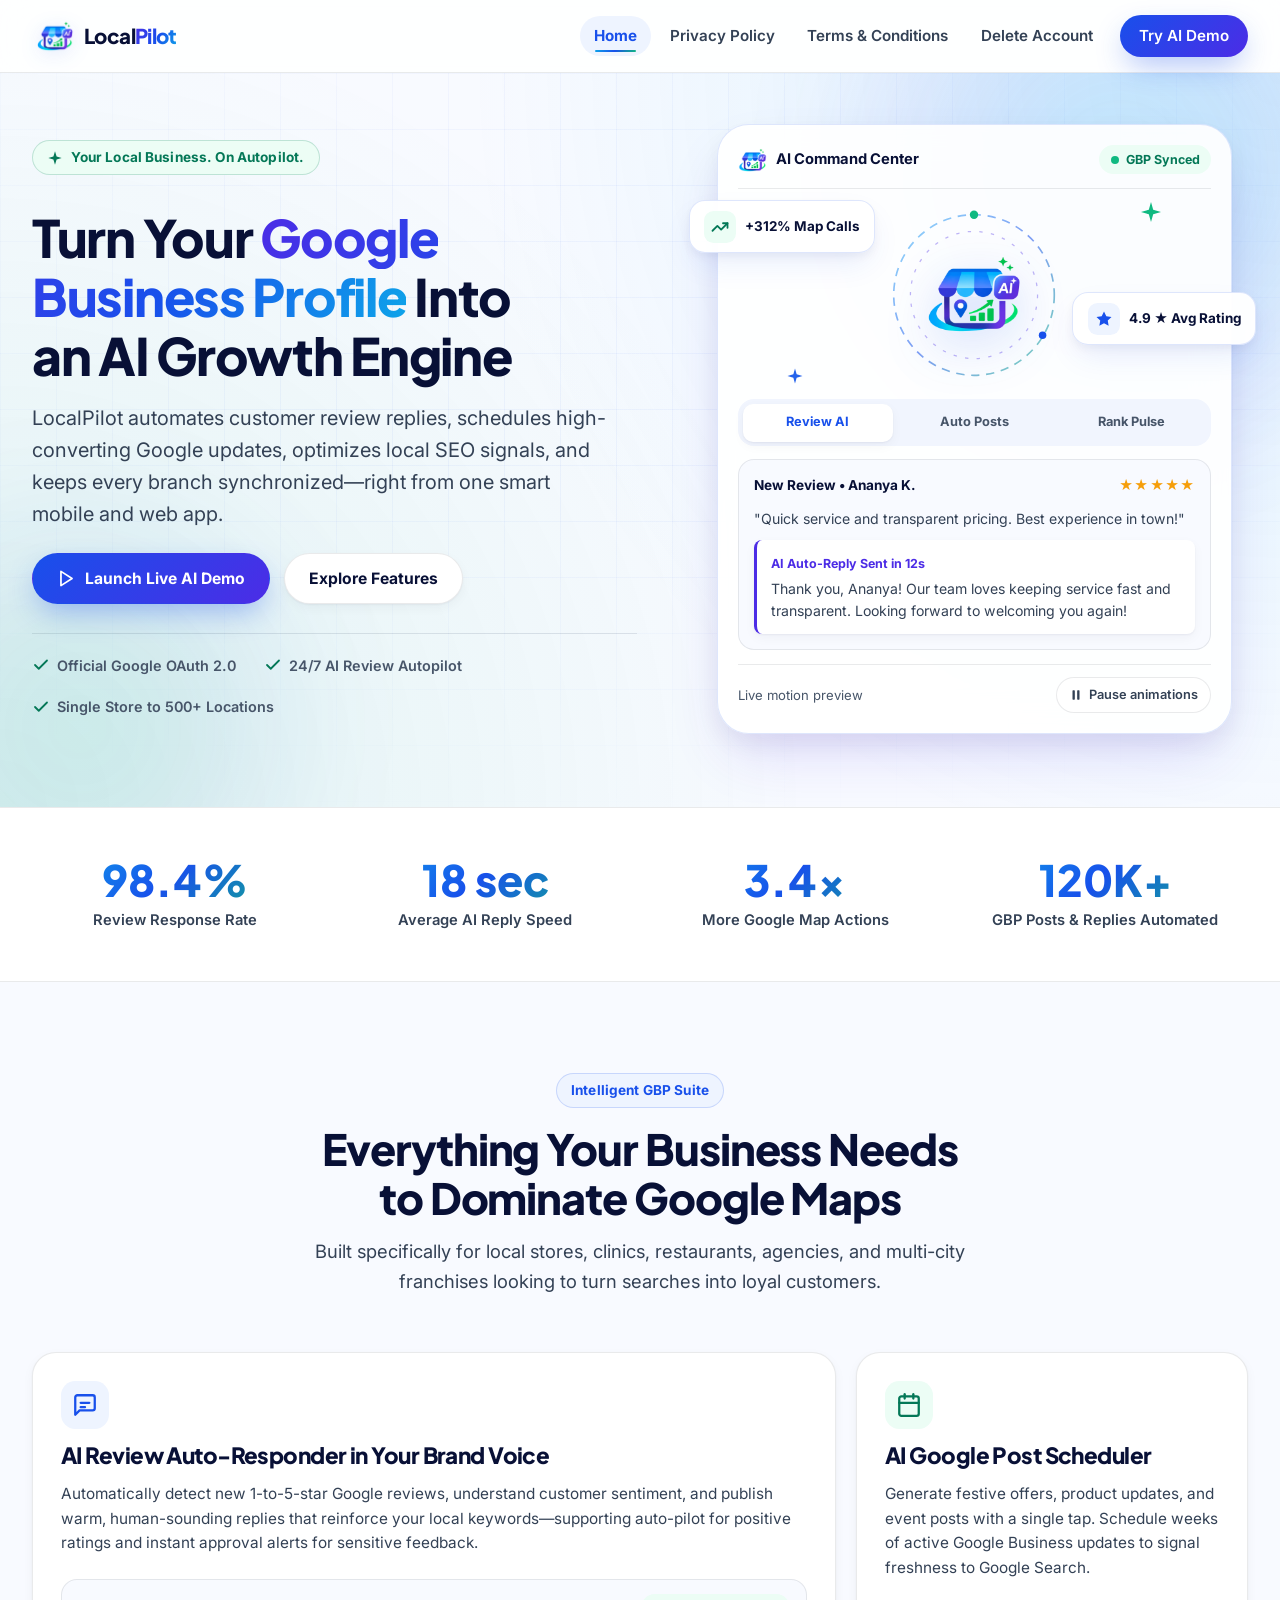
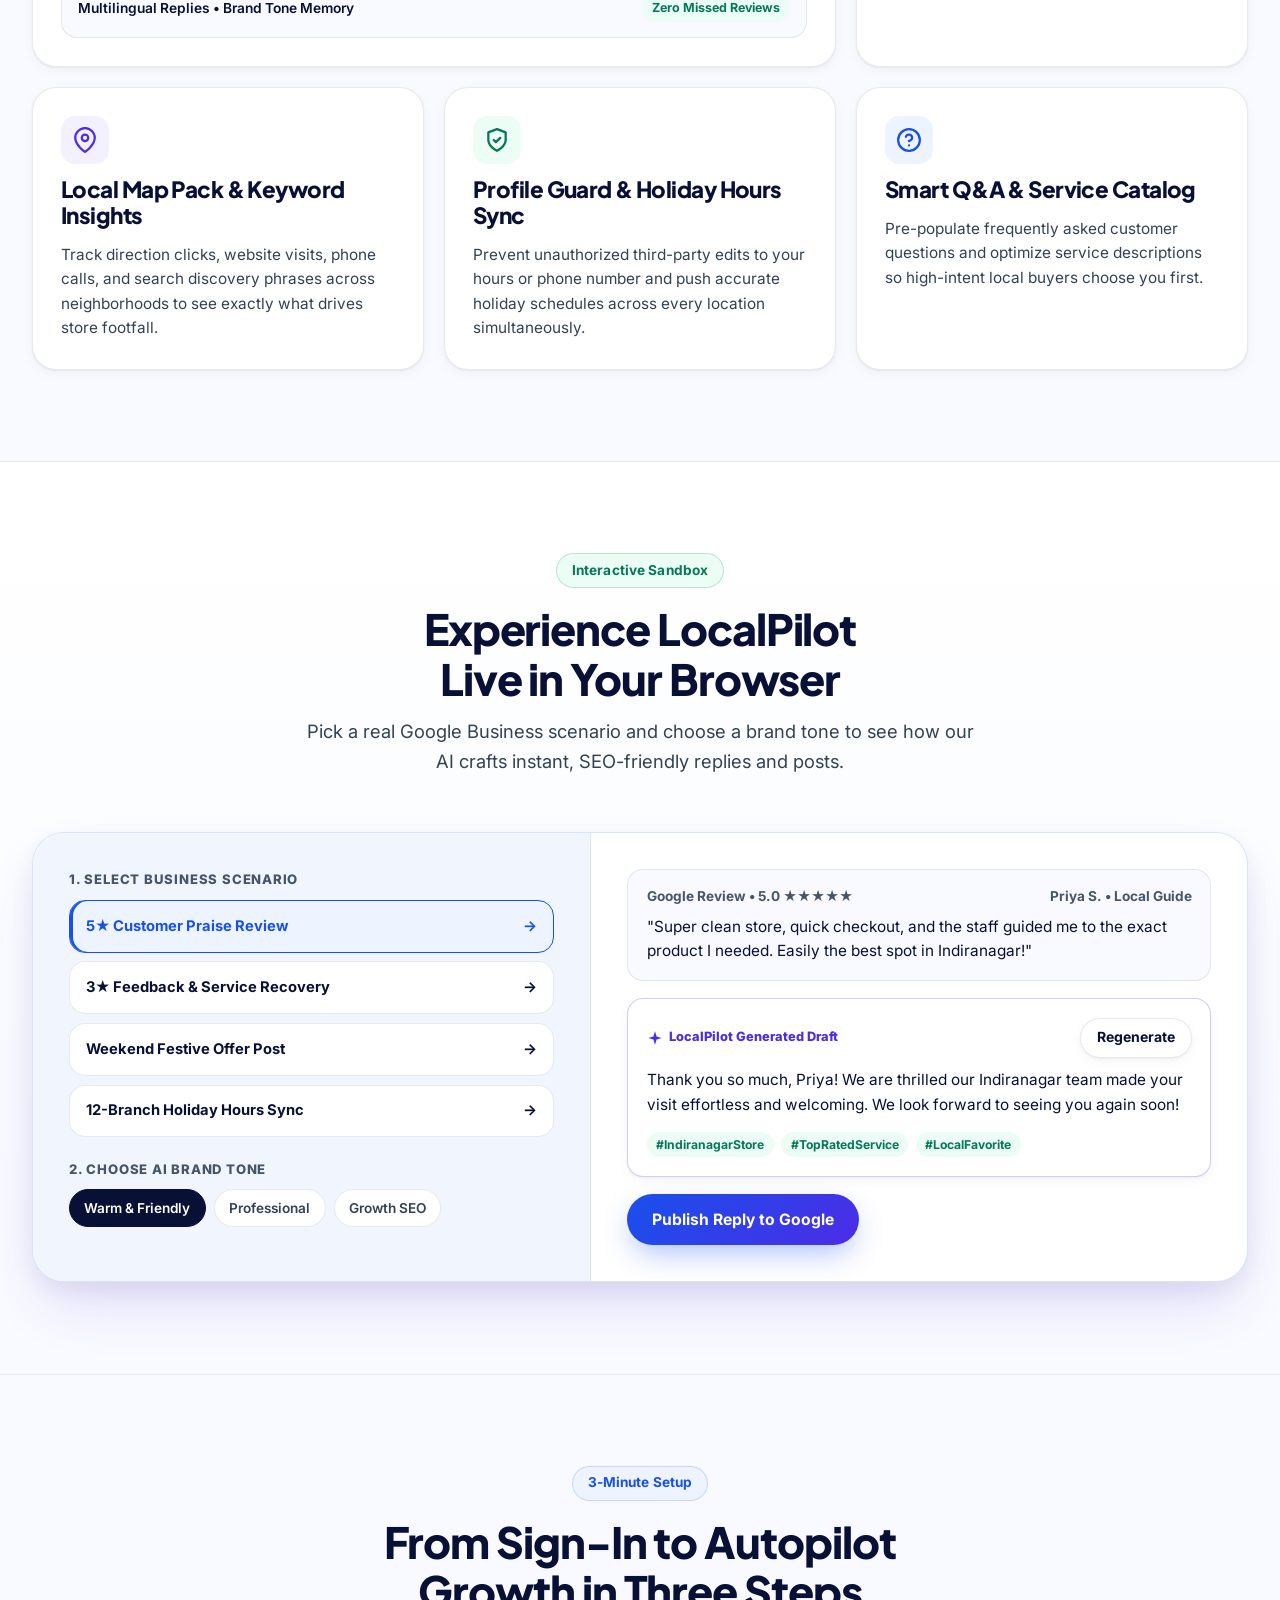
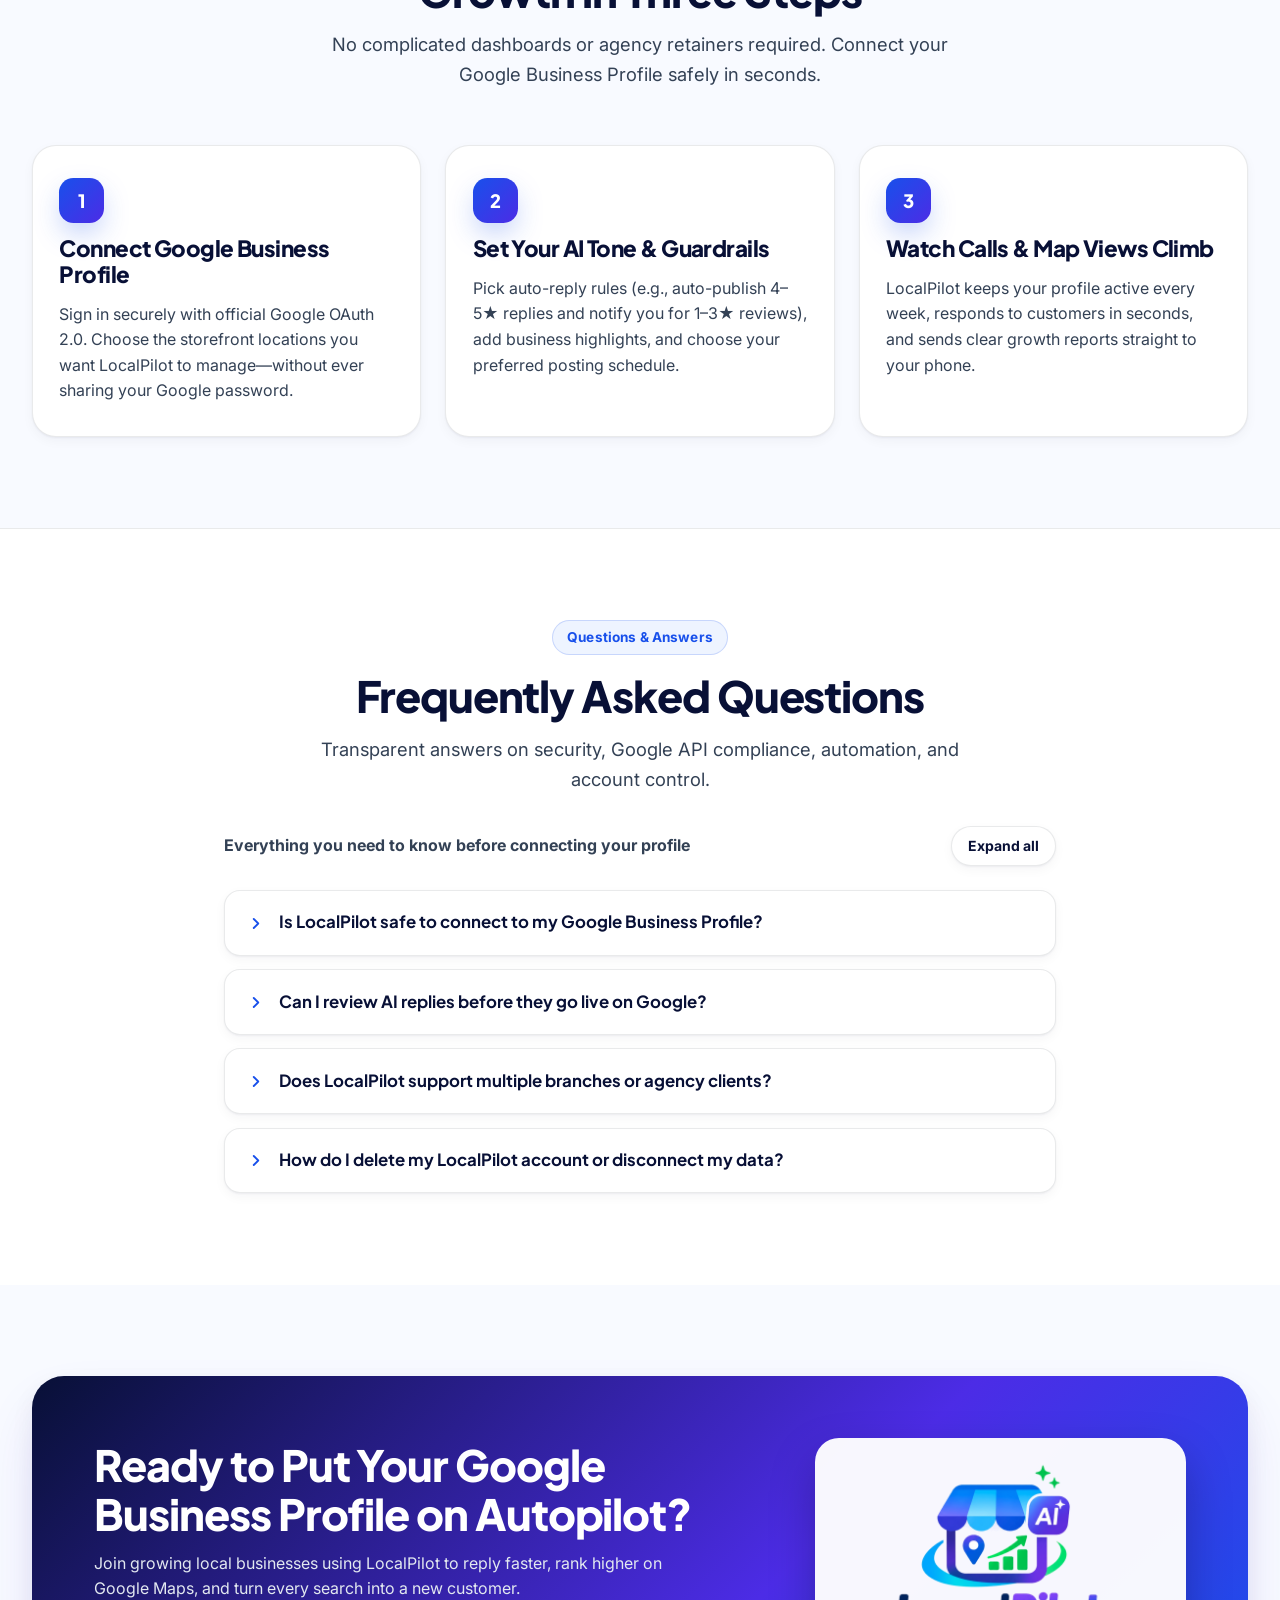
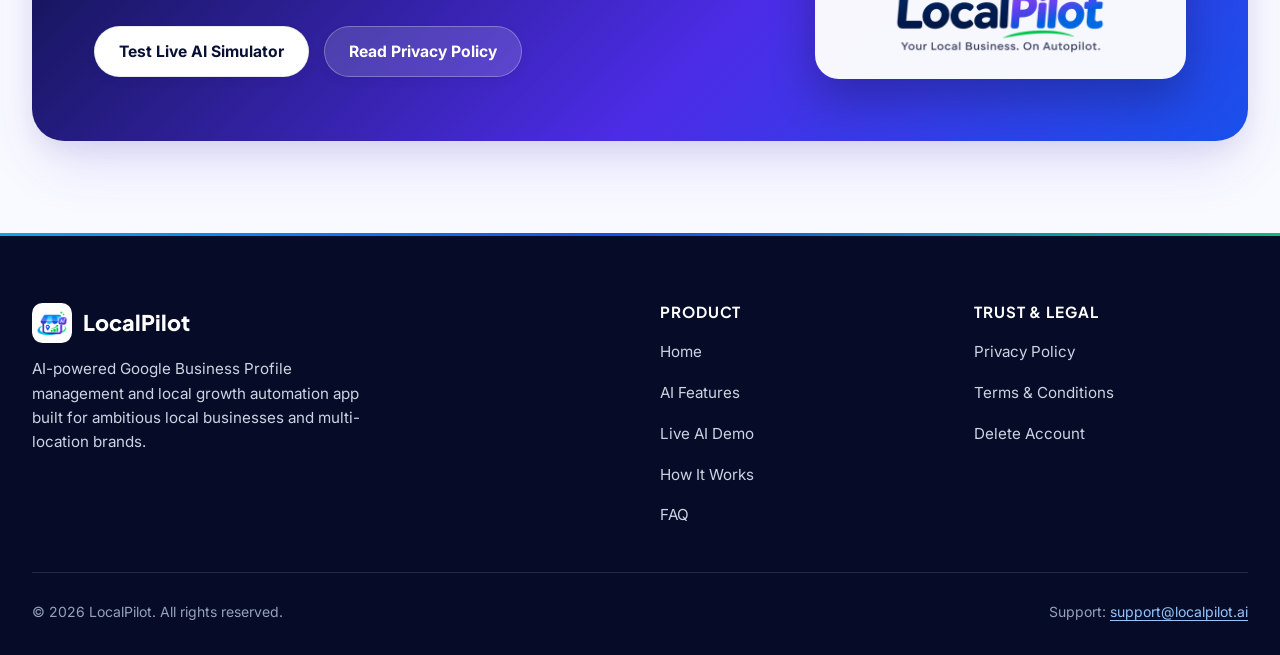
<file: index.html>
<!DOCTYPE html>
<html lang="en">
<head>
  <meta charset="utf-8">
  <meta name="viewport" content="width=device-width, initial-scale=1.0">
  <title>LocalPilot — AI-Powered Google Business Profile Management App</title>
  <meta name="description" content="Your Local Business. On Autopilot. Automate Google Business Profile reviews, local SEO posts, multi-location updates, and map rank growth with LocalPilot.">
  <link rel="icon" type="image/png" href="assets/favicon.png">
  <link rel="preconnect" href="https://fonts.googleapis.com">
  <link rel="preconnect" href="https://fonts.gstatic.com" crossorigin>
  <link href="https://fonts.googleapis.com/css2?family=Inter:wght@400;500;600;700&family=JetBrains+Mono:wght@500;700&family=Plus+Jakarta+Sans:wght@700;800&display=swap" rel="stylesheet">
  <link rel="stylesheet" href="css/styles.css">
  <script defer src="js/main.js"></script>
  <script defer src="js/home.js"></script>
</head>
<body>
  <div id="scroll-progress" class="scroll-progress" aria-hidden="true"></div>
  <a href="#main-content" class="skip-link visually-hidden">Skip to main content</a>

  <header class="site-header">
    <div class="header-inner">
      <a class="site-logo" href="index.html">
        <img src="assets/logo-emblem.png" alt="" width="40" height="40">
        <span>Local<span class="brand-ai">Pilot</span></span>
      </a>

      <nav class="site-nav" aria-label="Primary">
        <button
          class="menu-button"
          type="button"
          popovertarget="site-menu"
          popovertargetaction="toggle"
          aria-controls="site-menu"
        >
          <svg aria-hidden="true" width="20" height="20" viewBox="0 0 24 24" fill="none" stroke="currentColor" stroke-width="2.2" stroke-linecap="round">
            <line x1="4" y1="6" x2="20" y2="6"></line>
            <line x1="4" y1="12" x2="20" y2="12"></line>
            <line x1="4" y1="18" x2="20" y2="18"></line>
          </svg>
          <span>Menu</span>
        </button>

        <ul id="site-menu" class="site-menu" popover="auto">
          <li><a href="index.html" aria-current="page">Home</a></li>
          <li><a href="privacy-policy.html">Privacy Policy</a></li>
          <li><a href="terms-and-conditions.html">Terms &amp; Conditions</a></li>
          <li><a href="delete-account.html">Delete Account</a></li>
          <li class="nav-cta-item">
            <a class="nav-cta-link" href="#simulator">Try AI Demo</a>
          </li>
        </ul>
      </nav>
    </div>
  </header>

  <main>
    <!-- Hero Section -->
    <section class="hero">
      <div class="hero-mesh" aria-hidden="true">
        <div class="hero-grid-pattern"></div>
        <div class="hero-orb hero-orb-1"></div>
        <div class="hero-orb hero-orb-2"></div>
      </div>

      <div class="container hero-layout">
        <div class="hero-copy">
          <span class="eyebrow is-green" data-reveal style="--stagger: 0;">
            <svg aria-hidden="true" width="16" height="16" viewBox="0 0 24 24" fill="currentColor">
              <path d="M12 2L14.4 9.6L22 12L14.4 14.4L12 22L9.6 14.4L2 12L9.6 9.6L12 2Z"/>
            </svg>
            Your Local Business. On Autopilot.
          </span>

          <h1 id="main-content" tabindex="-1" data-reveal style="--stagger: 1;">
            Turn Your <span class="gradient-text">Google Business Profile</span> Into an AI Growth Engine
          </h1>

          <p class="hero-subtitle" data-reveal style="--stagger: 2;">
            LocalPilot automates customer review replies, schedules high-converting Google updates, optimizes local SEO signals, and keeps every branch synchronized—right from one smart mobile and web app.
          </p>

          <div class="hero-actions" data-reveal style="--stagger: 3;">
            <a class="btn btn-primary" href="#simulator">
              <svg aria-hidden="true" width="19" height="19" viewBox="0 0 24 24" fill="none" stroke="currentColor" stroke-width="2.2" stroke-linecap="round" stroke-linejoin="round">
                <polygon points="5 3 19 12 5 21 5 3"></polygon>
              </svg>
              Launch Live AI Demo
            </a>
            <a class="btn btn-secondary" href="#features">
              Explore Features
            </a>
          </div>

          <div class="hero-trust-row" data-reveal style="--stagger: 4;">
            <div class="hero-trust-item">
              <svg aria-hidden="true" width="18" height="18" viewBox="0 0 24 24" fill="none" stroke="currentColor" stroke-width="2.4" stroke-linecap="round" stroke-linejoin="round">
                <path d="M20 6 9 17l-5-5"/>
              </svg>
              <span>Official Google OAuth 2.0</span>
            </div>
            <div class="hero-trust-item">
              <svg aria-hidden="true" width="18" height="18" viewBox="0 0 24 24" fill="none" stroke="currentColor" stroke-width="2.4" stroke-linecap="round" stroke-linejoin="round">
                <path d="M20 6 9 17l-5-5"/>
              </svg>
              <span>24/7 AI Review Autopilot</span>
            </div>
            <div class="hero-trust-item">
              <svg aria-hidden="true" width="18" height="18" viewBox="0 0 24 24" fill="none" stroke="currentColor" stroke-width="2.4" stroke-linecap="round" stroke-linejoin="round">
                <path d="M20 6 9 17l-5-5"/>
              </svg>
              <span>Single Store to 500+ Locations</span>
            </div>
          </div>
        </div>

        <!-- Animated Motion Graphic Showcase Stage -->
        <div class="hero-stage" data-reveal style="--stagger: 2;">
          <div class="floating-chip chip-growth" aria-hidden="true">
            <span class="chip-icon">
              <svg width="18" height="18" viewBox="0 0 24 24" fill="none" stroke="currentColor" stroke-width="2.4" stroke-linecap="round" stroke-linejoin="round">
                <polyline points="22 7 13.5 15.5 8.5 10.5 2 17"></polyline>
                <polyline points="16 7 22 7 22 13"></polyline>
              </svg>
            </span>
            <span>+312% Map Calls</span>
          </div>

          <div class="floating-chip chip-rating" aria-hidden="true">
            <span class="chip-icon is-blue">
              <svg width="18" height="18" viewBox="0 0 24 24" fill="currentColor">
                <path d="M12 2l3.09 6.26L22 9.27l-5 4.87 1.18 6.88L12 17.77l-6.18 3.25L7 14.14 2 9.27l6.91-1.01L12 2z"/>
              </svg>
            </span>
            <span>4.9 ★ Avg Rating</span>
          </div>

          <div class="stage-card">
            <div class="stage-topbar">
              <div class="stage-brand-pill">
                <img src="assets/logo-emblem.png" alt="LocalPilot brand emblem" width="32" height="32">
                <span>AI Command Center</span>
              </div>
              <span class="live-badge">
                <span class="live-dot" aria-hidden="true"></span>
                GBP Synced
              </span>
            </div>

            <div class="stage-centerpiece">
              <svg class="orbit-ring-svg" aria-hidden="true" viewBox="0 0 220 220" fill="none">
                <defs>
                  <linearGradient id="orbitGrad" x1="0%" y1="0%" x2="100%" y2="100%">
                    <stop offset="0%" stop-color="#38bdf8"/>
                    <stop offset="50%" stop-color="#1850eb"/>
                    <stop offset="100%" stop-color="#10b981"/>
                  </linearGradient>
                </defs>
                <circle cx="110" cy="110" r="96" stroke="url(#orbitGrad)" stroke-width="2" stroke-dasharray="10 8" opacity="0.55"/>
                <circle cx="110" cy="110" r="76" stroke="#4c2ce6" stroke-width="1.5" stroke-dasharray="4 10" opacity="0.35"/>
                <circle cx="110" cy="14" r="5" fill="#10b981"/>
                <circle cx="192" cy="158" r="4.5" fill="#1850eb"/>
              </svg>

              <img
                class="emblem-hero"
                src="assets/logo-emblem.png"
                alt="LocalPilot storefront location and AI growth emblem"
                width="120"
                height="120"
                fetchpriority="high"
              >

              <svg class="sparkle-glyph sparkle-1" aria-hidden="true" width="24" height="24" viewBox="0 0 24 24" fill="currentColor">
                <path d="M12 2L14.2 9.8L22 12L14.2 14.2L12 22L9.8 14.2L2 12L9.8 9.8L12 2Z"/>
              </svg>
              <svg class="sparkle-glyph sparkle-2" aria-hidden="true" width="18" height="18" viewBox="0 0 24 24" fill="currentColor">
                <path d="M12 2L14.2 9.8L22 12L14.2 14.2L12 22L9.8 14.2L2 12L9.8 9.8L12 2Z"/>
              </svg>
            </div>

            <div class="stage-tabs" role="tablist" aria-label="Live automation preview modes">
              <button class="stage-tab" type="button" role="tab" id="tab-reviews" aria-selected="true" aria-controls="panel-reviews" tabindex="0">Review AI</button>
              <button class="stage-tab" type="button" role="tab" id="tab-posts" aria-selected="false" aria-controls="panel-posts" tabindex="-1">Auto Posts</button>
              <button class="stage-tab" type="button" role="tab" id="tab-rank" aria-selected="false" aria-controls="panel-rank" tabindex="-1">Rank Pulse</button>
            </div>

            <div class="stage-live-panel" id="panel-reviews" role="tabpanel" aria-labelledby="tab-reviews" data-stage-panel>
              <div class="stage-panel-head">
                <span>New Review • Ananya K.</span>
                <span class="stage-stars" aria-label="5 out of 5 stars">★★★★★</span>
              </div>
              <p style="font-size: 0.88rem; color: var(--ink-secondary);">
                "Quick service and transparent pricing. Best experience in town!"
              </p>
              <div class="stage-ai-reply">
                <strong>AI Auto-Reply Sent in 12s</strong>
                <p>Thank you, Ananya! Our team loves keeping service fast and transparent. Looking forward to welcoming you again!</p>
              </div>
            </div>

            <div class="stage-live-panel" id="panel-posts" role="tabpanel" aria-labelledby="tab-posts" data-stage-panel hidden>
              <div class="stage-panel-head">
                <span>Scheduled GBP Offer</span>
                <span class="tag-pill">Friday 10:00 AM</span>
              </div>
              <div class="stage-ai-reply">
                <strong>Local SEO Post Ready</strong>
                <p>"Weekend Special: Enjoy 15% off walk-in consultations! Tap Directions on Google Maps to visit our flagship branch."</p>
              </div>
              <p style="font-size: 0.82rem; color: var(--ink-muted);">
                Auto-tagged with neighborhood keywords &amp; call-to-action button.
              </p>
            </div>

            <div class="stage-live-panel" id="panel-rank" role="tabpanel" aria-labelledby="tab-rank" data-stage-panel hidden>
              <div class="stage-panel-head">
                <span>Google Maps Impressions (30d)</span>
                <span class="tag-pill">+42.8% Growth</span>
              </div>
              <div class="stage-mini-bars" aria-hidden="true">
                <div class="mini-bar" style="height: 36%; --bar-i: 0;"></div>
                <div class="mini-bar" style="height: 48%; --bar-i: 1;"></div>
                <div class="mini-bar" style="height: 44%; --bar-i: 2;"></div>
                <div class="mini-bar" style="height: 62%; --bar-i: 3;"></div>
                <div class="mini-bar" style="height: 75%; --bar-i: 4;"></div>
                <div class="mini-bar" style="height: 86%; --bar-i: 5;"></div>
                <div class="mini-bar" style="height: 100%; --bar-i: 6;"></div>
              </div>
              <p style="font-size: 0.84rem; color: var(--ink-secondary);">
                Top 3 Local Pack visibility achieved for 14 high-intent keywords.
              </p>
            </div>

            <div class="stage-footer-bar">
              <span>Live motion preview</span>
              <button id="motion-toggle" class="motion-control-btn" type="button">
                <svg aria-hidden="true" width="14" height="14" viewBox="0 0 24 24" fill="currentColor">
                  <rect x="6" y="4" width="4" height="16" rx="1"></rect>
                  <rect x="14" y="4" width="4" height="16" rx="1"></rect>
                </svg>
                <span class="motion-toggle-label">Pause animations</span>
              </button>
            </div>
          </div>
        </div>
      </div>
    </section>

    <!-- Impact Metrics Band -->
    <section class="metrics-band" aria-label="Platform performance metrics">
      <div class="container metrics-grid">
        <div class="metric-card" data-reveal style="--stagger: 0;">
          <div class="metric-value" data-count-to="98.4" data-count-decimals="1" data-count-suffix="%">98.4%</div>
          <div class="metric-label">Review Response Rate</div>
        </div>
        <div class="metric-card" data-reveal style="--stagger: 1;">
          <div class="metric-value" data-count-to="18" data-count-decimals="0" data-count-suffix=" sec">18 sec</div>
          <div class="metric-label">Average AI Reply Speed</div>
        </div>
        <div class="metric-card" data-reveal style="--stagger: 2;">
          <div class="metric-value" data-count-to="3.4" data-count-decimals="1" data-count-suffix="x">3.4x</div>
          <div class="metric-label">More Google Map Actions</div>
        </div>
        <div class="metric-card" data-reveal style="--stagger: 3;">
          <div class="metric-value" data-count-to="120" data-count-decimals="0" data-count-suffix="K+">120K+</div>
          <div class="metric-label">GBP Posts &amp; Replies Automated</div>
        </div>
      </div>
    </section>

    <!-- Core Features Bento Grid -->
    <section id="features" class="section">
      <div class="container">
        <div class="section-header" data-reveal>
          <span class="eyebrow">Intelligent GBP Suite</span>
          <h2>Everything Your Business Needs to Dominate Google Maps</h2>
          <p>
            Built specifically for local stores, clinics, restaurants, agencies, and multi-city franchises looking to turn searches into loyal customers.
          </p>
        </div>

        <div class="bento-grid">
          <article class="bento-card is-wide" data-reveal style="--stagger: 0;">
            <div class="feature-icon">
              <svg aria-hidden="true" width="26" height="26" viewBox="0 0 24 24" fill="none" stroke="currentColor" stroke-width="2.1" stroke-linecap="round" stroke-linejoin="round">
                <path d="M21 15a2 2 0 0 1-2 2H7l-4 4V5a2 2 0 0 1 2-2h14a2 2 0 0 1 2 2z"></path>
                <path d="M8 10h8"></path>
                <path d="M8 14h4"></path>
              </svg>
            </div>
            <h3>AI Review Auto-Responder in Your Brand Voice</h3>
            <p>
              Automatically detect new 1-to-5-star Google reviews, understand customer sentiment, and publish warm, human-sounding replies that reinforce your local keywords—supporting auto-pilot for positive ratings and instant approval alerts for sensitive feedback.
            </p>
            <div class="bento-visual-bar">
              <span>Multilingual Replies • Brand Tone Memory</span>
              <span class="tag-pill">Zero Missed Reviews</span>
            </div>
          </article>

          <article class="bento-card" data-reveal style="--stagger: 1;">
            <div class="feature-icon is-green">
              <svg aria-hidden="true" width="26" height="26" viewBox="0 0 24 24" fill="none" stroke="currentColor" stroke-width="2.1" stroke-linecap="round" stroke-linejoin="round">
                <rect x="3" y="4" width="18" height="18" rx="2" ry="2"></rect>
                <line x1="16" y1="2" x2="16" y2="6"></line>
                <line x1="8" y1="2" x2="8" y2="6"></line>
                <line x1="3" y1="10" x2="21" y2="10"></line>
              </svg>
            </div>
            <h3>AI Google Post Scheduler</h3>
            <p>
              Generate festive offers, product updates, and event posts with a single tap. Schedule weeks of active Google Business updates to signal freshness to Google Search.
            </p>
          </article>

          <article class="bento-card" data-reveal style="--stagger: 2;">
            <div class="feature-icon is-indigo">
              <svg aria-hidden="true" width="26" height="26" viewBox="0 0 24 24" fill="none" stroke="currentColor" stroke-width="2.1" stroke-linecap="round" stroke-linejoin="round">
                <path d="M21 10c0 7-9 13-9 13s-9-6-9-13a9 9 0 0 1 18 0z"></path>
                <circle cx="12" cy="10" r="3"></circle>
              </svg>
            </div>
            <h3>Local Map Pack &amp; Keyword Insights</h3>
            <p>
              Track direction clicks, website visits, phone calls, and search discovery phrases across neighborhoods to see exactly what drives store footfall.
            </p>
          </article>

          <article class="bento-card" data-reveal style="--stagger: 3;">
            <div class="feature-icon is-green">
              <svg aria-hidden="true" width="26" height="26" viewBox="0 0 24 24" fill="none" stroke="currentColor" stroke-width="2.1" stroke-linecap="round" stroke-linejoin="round">
                <path d="M12 22s8-4 8-10V5l-8-3-8 3v7c0 6 8 10 8 10z"></path>
                <path d="m9 12 2 2 4-4"></path>
              </svg>
            </div>
            <h3>Profile Guard &amp; Holiday Hours Sync</h3>
            <p>
              Prevent unauthorized third-party edits to your hours or phone number and push accurate holiday schedules across every location simultaneously.
            </p>
          </article>

          <article class="bento-card" data-reveal style="--stagger: 4;">
            <div class="feature-icon">
              <svg aria-hidden="true" width="26" height="26" viewBox="0 0 24 24" fill="none" stroke="currentColor" stroke-width="2.1" stroke-linecap="round" stroke-linejoin="round">
                <circle cx="12" cy="12" r="10"></circle>
                <path d="M9.09 9a3 3 0 0 1 5.83 1c0 2-3 3-3 3"></path>
                <line x1="12" y1="17" x2="12.01" y2="17"></line>
              </svg>
            </div>
            <h3>Smart Q&amp;A &amp; Service Catalog</h3>
            <p>
              Pre-populate frequently asked customer questions and optimize service descriptions so high-intent local buyers choose you first.
            </p>
          </article>
        </div>
      </div>
    </section>

    <!-- Interactive Live AI GBP Simulator -->
    <section id="simulator" class="section simulator-section">
      <div class="container">
        <div class="section-header" data-reveal>
          <span class="eyebrow is-green">Interactive Sandbox</span>
          <h2>Experience LocalPilot Live in Your Browser</h2>
          <p>
            Pick a real Google Business scenario and choose a brand tone to see how our AI crafts instant, SEO-friendly replies and posts.
          </p>
        </div>

        <div class="simulator-shell" data-reveal>
          <div class="simulator-controls">
            <div>
              <span class="sim-group-label">1. Select Business Scenario</span>
              <div class="sim-scenario-list">
                <button class="sim-scenario-btn" type="button" data-scenario="five-star" aria-pressed="true">
                  <span>5★ Customer Praise Review</span>
                  <span aria-hidden="true">→</span>
                </button>
                <button class="sim-scenario-btn" type="button" data-scenario="three-star" aria-pressed="false">
                  <span>3★ Feedback &amp; Service Recovery</span>
                  <span aria-hidden="true">→</span>
                </button>
                <button class="sim-scenario-btn" type="button" data-scenario="festive-post" aria-pressed="false">
                  <span>Weekend Festive Offer Post</span>
                  <span aria-hidden="true">→</span>
                </button>
                <button class="sim-scenario-btn" type="button" data-scenario="hours-sync" aria-pressed="false">
                  <span>12-Branch Holiday Hours Sync</span>
                  <span aria-hidden="true">→</span>
                </button>
              </div>
            </div>

            <div>
              <span class="sim-group-label">2. Choose AI Brand Tone</span>
              <div class="tone-pills">
                <button class="tone-btn" type="button" data-tone="warm" aria-pressed="true">Warm &amp; Friendly</button>
                <button class="tone-btn" type="button" data-tone="professional" aria-pressed="false">Professional</button>
                <button class="tone-btn" type="button" data-tone="seo" aria-pressed="false">Growth SEO</button>
              </div>
            </div>
          </div>

          <div class="simulator-output">
            <div class="sim-prompt-card">
              <div class="sim-meta-row">
                <span id="sim-badge">Google Review • 5.0 ★★★★★</span>
                <span id="sim-author">Priya S. • Local Guide</span>
              </div>
              <p id="sim-prompt" class="sim-text"></p>
            </div>

            <div class="sim-ai-card">
              <div class="sim-ai-header">
                <span class="sim-ai-badge">
                  <svg aria-hidden="true" width="16" height="16" viewBox="0 0 24 24" fill="currentColor">
                    <path d="M12 2L14.4 9.6L22 12L14.4 14.4L12 22L9.6 14.4L2 12L9.6 9.6L12 2Z"/>
                  </svg>
                  LocalPilot Generated Draft
                </span>
                <button id="sim-regenerate-btn" class="btn btn-secondary btn-sm" type="button">Regenerate</button>
              </div>
              <p id="sim-output-text" class="sim-text"></p>
              <div id="sim-keywords" class="sim-keywords"></div>
            </div>

            <div class="sim-action-bar">
              <button id="sim-publish-btn" class="btn btn-primary" type="button">Publish Reply to Google</button>
              <div id="sim-status" class="sim-status" role="status" aria-live="polite"></div>
            </div>
          </div>
        </div>
      </div>
    </section>

    <!-- How It Works -->
    <section id="how-it-works" class="section">
      <div class="container">
        <div class="section-header" data-reveal>
          <span class="eyebrow">3-Minute Setup</span>
          <h2>From Sign-In to Autopilot Growth in Three Steps</h2>
          <p>No complicated dashboards or agency retainers required. Connect your Google Business Profile safely in seconds.</p>
        </div>

        <div class="steps-grid">
          <article class="step-card" data-reveal style="--stagger: 0;">
            <div class="step-number">1</div>
            <h3>Connect Google Business Profile</h3>
            <p style="color: var(--ink-secondary);">
              Sign in securely with official Google OAuth 2.0. Choose the storefront locations you want LocalPilot to manage—without ever sharing your Google password.
            </p>
          </article>

          <article class="step-card" data-reveal style="--stagger: 1;">
            <div class="step-number">2</div>
            <h3>Set Your AI Tone &amp; Guardrails</h3>
            <p style="color: var(--ink-secondary);">
              Pick auto-reply rules (e.g., auto-publish 4–5★ replies and notify you for 1–3★ reviews), add business highlights, and choose your preferred posting schedule.
            </p>
          </article>

          <article class="step-card" data-reveal style="--stagger: 2;">
            <div class="step-number">3</div>
            <h3>Watch Calls &amp; Map Views Climb</h3>
            <p style="color: var(--ink-secondary);">
              LocalPilot keeps your profile active every week, responds to customers in seconds, and sends clear growth reports straight to your phone.
            </p>
          </article>
        </div>
      </div>
    </section>

    <!-- FAQ Accordion -->
    <section id="faq" class="section" style="background: var(--bg-surface); border-block-start: 1px solid var(--border-subtle);">
      <div class="container">
        <div class="section-header" data-reveal style="margin-block-end: 2rem;">
          <span class="eyebrow">Questions &amp; Answers</span>
          <h2>Frequently Asked Questions</h2>
          <p>Transparent answers on security, Google API compliance, automation, and account control.</p>
        </div>

        <div class="accordion-header-row" data-reveal>
          <span style="font-weight: 700; color: var(--ink-secondary);">Everything you need to know before connecting your profile</span>
          <button
            class="btn btn-secondary btn-sm"
            type="button"
            commandfor="home-faq-list"
            command="--toggle-all"
            aria-expanded="false"
          >
            <span class="label-expand">Expand all</span>
            <span class="label-collapse">Collapse all</span>
          </button>
        </div>

        <div id="home-faq-list" class="accordion-list" data-reveal>
          <details class="accordion-item">
            <summary>Is LocalPilot safe to connect to my Google Business Profile?</summary>
            <div class="accordion-body">
              <p>
                Yes. LocalPilot uses official Google OAuth 2.0 authorization and strictly adheres to the Google API Services User Data Policy. You grant scoped permissions only to the Business Profile locations you select, and you can revoke access anytime inside Google Account settings or in our app.
              </p>
            </div>
          </details>

          <details class="accordion-item">
            <summary>Can I review AI replies before they go live on Google?</summary>
            <div class="accordion-body">
              <p>
                Absolutely. You have full control: enable instant Autopilot for 4-star and 5-star reviews while holding 1–3 star reviews in an approval queue, or require manual one-tap approval for every reply and post.
              </p>
            </div>
          </details>

          <details class="accordion-item">
            <summary>Does LocalPilot support multiple branches or agency clients?</summary>
            <div class="accordion-body">
              <p>
                Yes! Whether you run a single neighborhood café or manage 500+ franchise locations, LocalPilot lets you group profiles, sync holiday hours in bulk, and compare location-level insights side by side.
              </p>
            </div>
          </details>

          <details class="accordion-item">
            <summary>How do I delete my LocalPilot account or disconnect my data?</summary>
            <div class="accordion-body">
              <p>
                You can permanently delete your account inside the LocalPilot mobile app under Settings &rarr; Account &amp; Security &rarr; Delete Account, or submit an instant deletion request from our dedicated <a href="delete-account.html">Delete Account page</a>.
              </p>
            </div>
          </details>
        </div>
      </div>
    </section>

    <!-- Final CTA Banner -->
    <section id="get-started" class="section">
      <div class="container">
        <div class="cta-banner" data-reveal>
          <div>
            <h2>Ready to Put Your Google Business Profile on Autopilot?</h2>
            <p>
              Join growing local businesses using LocalPilot to reply faster, rank higher on Google Maps, and turn every search into a new customer.
            </p>
            <div class="hero-actions" style="margin-block-start: 1.5rem;">
              <a class="btn btn-secondary" href="#simulator">Test Live AI Simulator</a>
              <a class="btn btn-secondary" style="background: rgba(255,255,255,0.14); color: #ffffff; border-color: rgba(255,255,255,0.28);" href="privacy-policy.html">Read Privacy Policy</a>
            </div>
          </div>

          <div class="cta-visual-card">
            <img
              src="assets/logo-full.png"
              alt="LocalPilot — Your Local Business. On Autopilot."
              width="240"
              height="201"
              loading="lazy"
            >
          </div>
        </div>
      </div>
    </section>
  </main>

  <footer class="site-footer">
    <div class="container">
      <div class="footer-grid">
        <div class="footer-brand">
          <a class="footer-logo-wrap" href="index.html">
            <img src="assets/logo-emblem.png" alt="" width="40" height="40" loading="lazy">
            <span>LocalPilot</span>
          </a>
          <p>
            AI-powered Google Business Profile management and local growth automation app built for ambitious local businesses and multi-location brands.
          </p>
        </div>

        <div class="footer-col">
          <h2>Product</h2>
          <ul class="footer-links">
            <li><a href="index.html">Home</a></li>
            <li><a href="index.html#features">AI Features</a></li>
            <li><a href="index.html#simulator">Live AI Demo</a></li>
            <li><a href="index.html#how-it-works">How It Works</a></li>
            <li><a href="index.html#faq">FAQ</a></li>
          </ul>
        </div>

        <div class="footer-col">
          <h2>Trust &amp; Legal</h2>
          <ul class="footer-links">
            <li><a href="privacy-policy.html">Privacy Policy</a></li>
            <li><a href="terms-and-conditions.html">Terms &amp; Conditions</a></li>
            <li><a href="delete-account.html">Delete Account</a></li>
          </ul>
        </div>
      </div>

      <div class="footer-bottom">
        <span>&copy; 2026 LocalPilot. All rights reserved.</span>
        <span>Support: <a href="mailto:support@localpilot.ai" style="color: #93c5fd;">support@localpilot.ai</a></span>
      </div>
    </div>
  </footer>
</body>
</html>
</file>
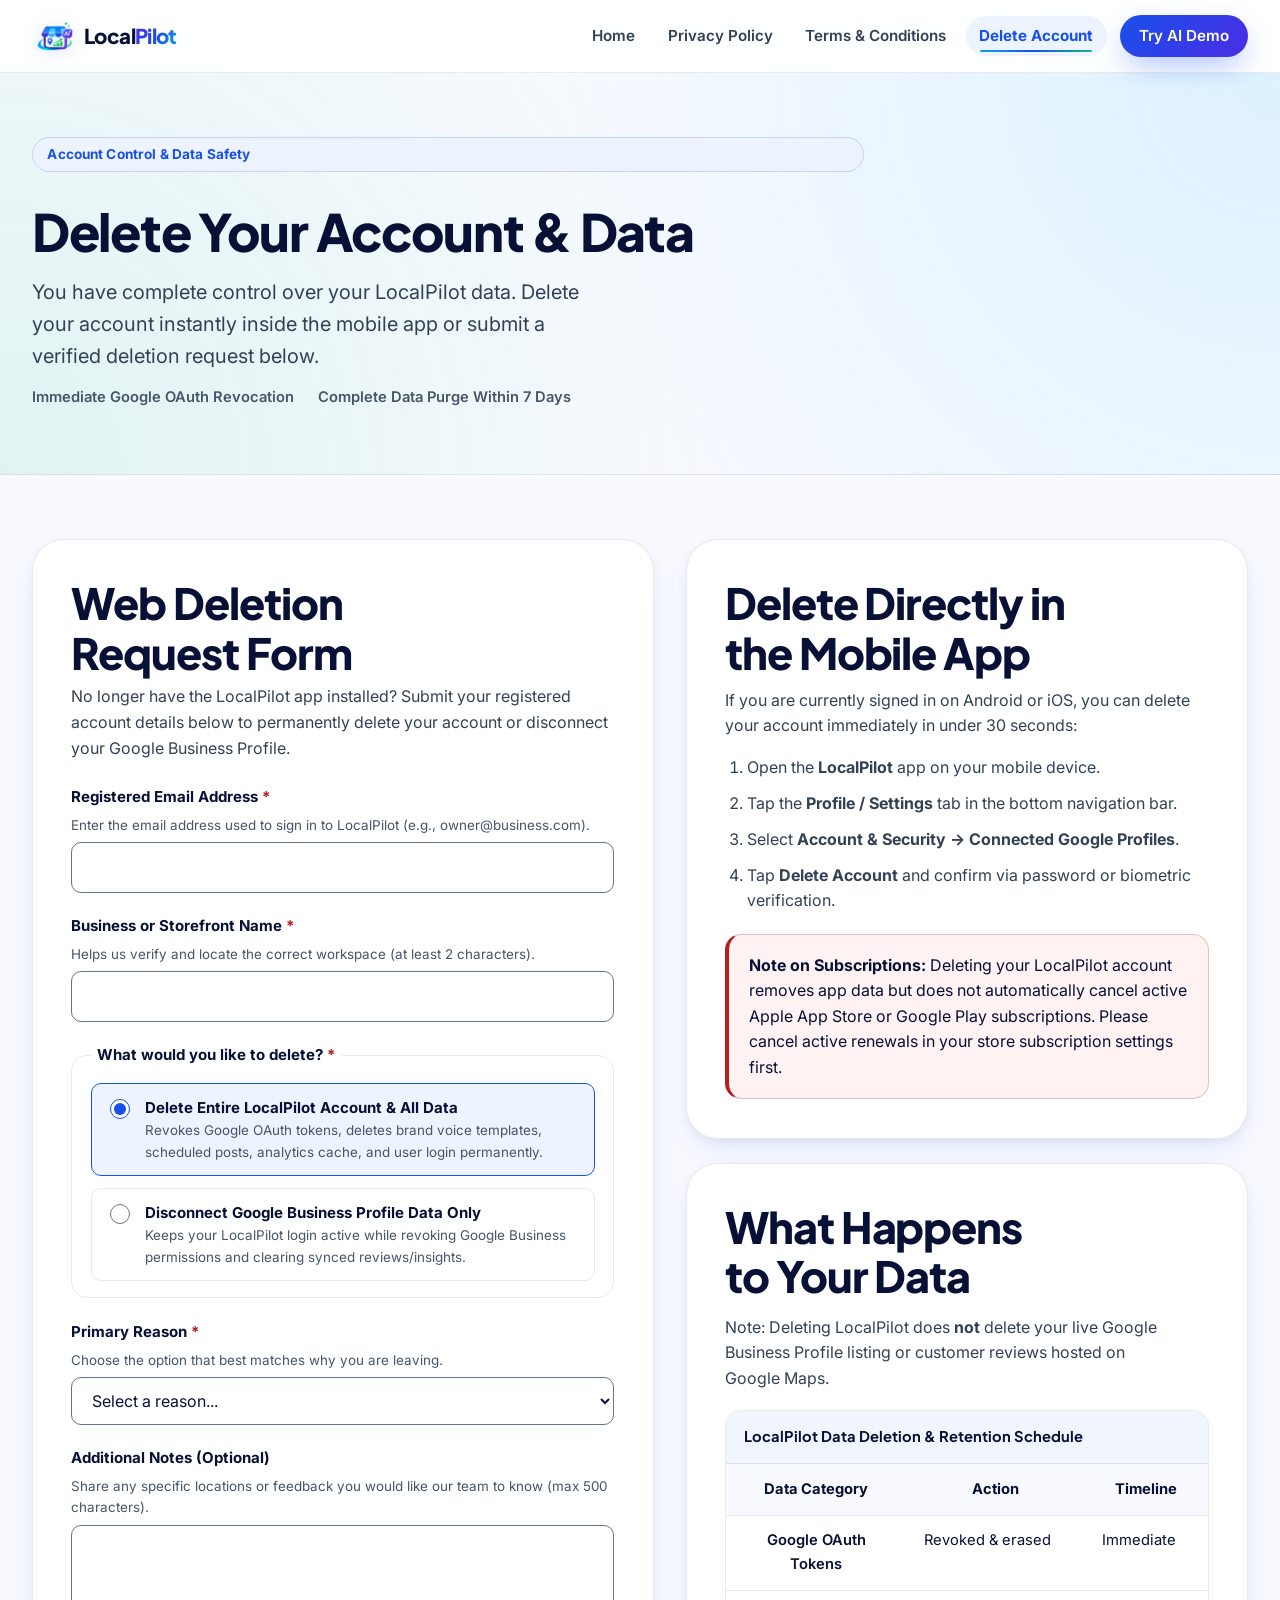
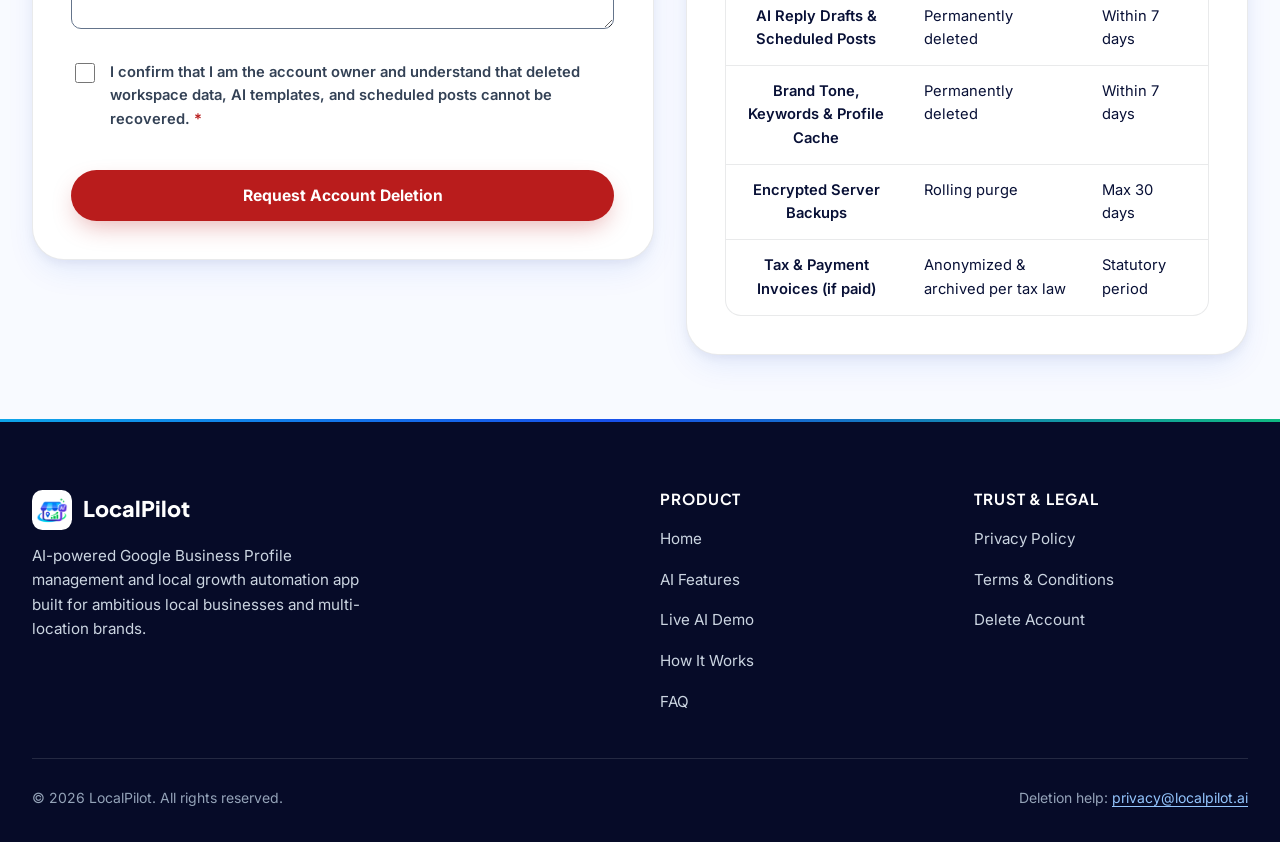
<file: delete-account.html>
<!DOCTYPE html>
<html lang="en">
<head>
  <meta charset="utf-8">
  <meta name="viewport" content="width=device-width, initial-scale=1.0">
  <title>Delete Account &amp; Data | LocalPilot</title>
  <meta name="description" content="Request permanent deletion of your LocalPilot account, Google Business Profile OAuth connection, and associated business data.">
  <link rel="icon" type="image/png" href="assets/favicon.png">
  <link rel="preconnect" href="https://fonts.googleapis.com">
  <link rel="preconnect" href="https://fonts.gstatic.com" crossorigin>
  <link href="https://fonts.googleapis.com/css2?family=Inter:wght@400;500;600;700&family=JetBrains+Mono:wght@500;700&family=Plus+Jakarta+Sans:wght@700;800&display=swap" rel="stylesheet">
  <link rel="stylesheet" href="css/styles.css">
  <script defer src="js/main.js"></script>
  <script defer src="js/delete-account.js"></script>
</head>
<body>
  <div id="scroll-progress" class="scroll-progress" aria-hidden="true"></div>
  <a href="#main-content" class="skip-link visually-hidden">Skip to main content</a>

  <header class="site-header">
    <div class="header-inner">
      <a class="site-logo" href="index.html">
        <img src="assets/logo-emblem.png" alt="" width="40" height="40">
        <span>Local<span class="brand-ai">Pilot</span></span>
      </a>

      <nav class="site-nav" aria-label="Primary">
        <button
          class="menu-button"
          type="button"
          popovertarget="site-menu"
          popovertargetaction="toggle"
          aria-controls="site-menu"
        >
          <svg aria-hidden="true" width="20" height="20" viewBox="0 0 24 24" fill="none" stroke="currentColor" stroke-width="2.2" stroke-linecap="round">
            <line x1="4" y1="6" x2="20" y2="6"></line>
            <line x1="4" y1="12" x2="20" y2="12"></line>
            <line x1="4" y1="18" x2="20" y2="18"></line>
          </svg>
          <span>Menu</span>
        </button>

        <ul id="site-menu" class="site-menu" popover="auto">
          <li><a href="index.html">Home</a></li>
          <li><a href="privacy-policy.html">Privacy Policy</a></li>
          <li><a href="terms-and-conditions.html">Terms &amp; Conditions</a></li>
          <li><a href="delete-account.html" aria-current="page">Delete Account</a></li>
          <li class="nav-cta-item">
            <a class="nav-cta-link" href="index.html#simulator">Try AI Demo</a>
          </li>
        </ul>
      </nav>
    </div>
  </header>

  <main>
    <section class="page-hero">
      <div class="container">
        <div class="page-hero-inner" data-reveal>
          <span class="eyebrow">Account Control &amp; Data Safety</span>
          <h1 id="main-content" tabindex="-1">Delete Your Account &amp; Data</h1>
          <p class="hero-subtitle">
            You have complete control over your LocalPilot data. Delete your account instantly inside the mobile app or submit a verified deletion request below.
          </p>
          <div class="page-meta">
            <span>Immediate Google OAuth Revocation</span>
            <span>Complete Data Purge Within 7 Days</span>
          </div>
        </div>
      </div>
    </section>

    <div class="container delete-grid">
      <!-- Left Column: Web Deletion Request Form & Receipt -->
      <div>
        <section id="delete-form-card" class="form-card" aria-labelledby="delete-form-heading" data-reveal>
          <h2 id="delete-form-heading" style="margin-block-end: 0.45rem;">Web Deletion Request Form</h2>
          <p style="color: var(--ink-secondary); margin-block-end: 1.5rem;">
            No longer have the LocalPilot app installed? Submit your registered account details below to permanently delete your account or disconnect your Google Business Profile.
          </p>

          <form id="delete-account-form" class="form-stack" action="#delete-receipt" method="POST" aria-labelledby="delete-form-heading">
            <div class="field">
              <label for="del-email">
                Registered Email Address <span class="required-star" aria-hidden="true">*</span>
              </label>
              <span id="del-email-hint" class="hint">Enter the email address used to sign in to LocalPilot (e.g., owner@business.com).</span>
              <input
                type="email"
                id="del-email"
                name="email"
                required
                autocomplete="email"
                inputmode="email"
                autocorrect="off"
                autocapitalize="none"
                spellcheck="false"
                enterkeyhint="next"
                aria-describedby="del-email-hint"
                data-error="del-email-error"
              >
              <div id="del-email-error" class="error-msg">
                <span role="img" aria-label="Error">⚠️</span>
                <span>Enter a valid email address in the format name@example.com.</span>
              </div>
            </div>

            <div class="field">
              <label for="del-business">
                Business or Storefront Name <span class="required-star" aria-hidden="true">*</span>
              </label>
              <span id="del-business-hint" class="hint">Helps us verify and locate the correct workspace (at least 2 characters).</span>
              <input
                type="text"
                id="del-business"
                name="business_name"
                required
                minlength="2"
                maxlength="120"
                autocomplete="organization"
                enterkeyhint="next"
                aria-describedby="del-business-hint"
                data-error="del-business-error"
              >
              <div id="del-business-error" class="error-msg">
                <span role="img" aria-label="Error">⚠️</span>
                <span>Please enter your business or storefront name (minimum 2 characters).</span>
              </div>
            </div>

            <fieldset class="scope-fieldset">
              <legend>What would you like to delete? <span class="required-star" aria-hidden="true">*</span></legend>

              <label class="radio-option" for="scope-full">
                <input type="radio" id="scope-full" name="deletion_scope" value="full-account" checked>
                <span class="radio-text">
                  <strong>Delete Entire LocalPilot Account &amp; All Data</strong>
                  <span>Revokes Google OAuth tokens, deletes brand voice templates, scheduled posts, analytics cache, and user login permanently.</span>
                </span>
              </label>

              <label class="radio-option" for="scope-google">
                <input type="radio" id="scope-google" name="deletion_scope" value="google-disconnect">
                <span class="radio-text">
                  <strong>Disconnect Google Business Profile Data Only</strong>
                  <span>Keeps your LocalPilot login active while revoking Google Business permissions and clearing synced reviews/insights.</span>
                </span>
              </label>
            </fieldset>

            <div class="field">
              <label for="del-reason">
                Primary Reason <span class="required-star" aria-hidden="true">*</span>
              </label>
              <span id="del-reason-hint" class="hint">Choose the option that best matches why you are leaving.</span>
              <select
                id="del-reason"
                name="reason"
                required
                aria-describedby="del-reason-hint"
                data-error="del-reason-error"
              >
                <option value="">Select a reason...</option>
                <option value="no-longer-needed">No longer managing a Google Business Profile</option>
                <option value="switching-tool">Switched to another management platform</option>
                <option value="business-closed">Business closed or ownership transferred</option>
                <option value="privacy-preference">Privacy or data minimization preference</option>
                <option value="pricing">Subscription pricing did not fit budget</option>
                <option value="other">Other reason</option>
              </select>
              <div id="del-reason-error" class="error-msg">
                <span role="img" aria-label="Error">⚠️</span>
                <span>Please select a reason for your deletion request.</span>
              </div>
            </div>

            <div class="field">
              <label for="del-notes">Additional Notes (Optional)</label>
              <span id="del-notes-hint" class="hint">Share any specific locations or feedback you would like our team to know (max 500 characters).</span>
              <textarea
                id="del-notes"
                name="notes"
                maxlength="500"
                enterkeyhint="done"
                aria-describedby="del-notes-hint"
              ></textarea>
            </div>

            <div class="checkbox-wrap">
              <div class="checkbox-row">
                <input
                  type="checkbox"
                  id="del-confirm-check"
                  name="confirm_irreversible"
                  required
                  data-error="del-confirm-error"
                >
                <label for="del-confirm-check">
                  I confirm that I am the account owner and understand that deleted workspace data, AI templates, and scheduled posts cannot be recovered. <span class="required-star" aria-hidden="true">*</span>
                </label>
              </div>
              <div id="del-confirm-error" class="error-msg">
                <span role="img" aria-label="Error">⚠️</span>
                <span>Please check the confirmation box above before continuing.</span>
              </div>
            </div>

            <div style="padding-block-start: 0.4rem;">
              <button type="submit" class="btn btn-danger" style="inline-size: 100%;">
                Request Account Deletion
              </button>
            </div>
          </form>
        </section>

        <!-- Confirmation Receipt (Shown after dialog confirmation) -->
        <section id="delete-receipt" class="receipt-card" aria-labelledby="receipt-heading" hidden>
          <div>
            <span class="eyebrow is-green" style="margin-block-end: 0.5rem;">Request Registered</span>
            <h2 id="receipt-heading" tabindex="-1">Account Deletion Request Received</h2>
          </div>
          <p style="color: var(--ink-secondary);">
            We have logged your verified deletion request. An automated verification link has been queued for <strong id="receipt-email"></strong>. Once confirmed, Google Business Profile OAuth tokens are revoked immediately and your data purge finishes within 7 days.
          </p>
          <div>
            <div style="font-size: 0.85rem; font-weight: 700; color: var(--ink-muted); margin-block-end: 0.35rem;">Reference ID</div>
            <div style="display: flex; flex-wrap: wrap; align-items: center; gap: 0.65rem;">
              <span id="receipt-ref-id" class="ref-pill">LP-DEL-000000</span>
              <button type="button" class="btn btn-secondary btn-sm" data-copy-source="receipt-ref-id">Copy Reference ID</button>
            </div>
          </div>
          <div style="font-size: 0.9rem; color: var(--ink-secondary); display: grid; gap: 0.25rem;">
            <div><strong>Scope:</strong> <span id="receipt-scope"></span></div>
            <div><strong>Submitted:</strong> <span id="receipt-timestamp"></span></div>
          </div>
          <div>
            <button id="new-request-btn" type="button" class="btn btn-secondary btn-sm">Submit Another Request</button>
          </div>
        </section>
      </div>

      <!-- Right Column: In-App Guide & Data Retention Table -->
      <aside style="display: grid; gap: 1.5rem;">
        <section class="form-card" aria-labelledby="in-app-heading" data-reveal style="--stagger: 1;">
          <h2 id="in-app-heading" style="margin-block-end: 0.65rem;">Delete Directly in the Mobile App</h2>
          <p style="color: var(--ink-secondary); margin-block-end: 1rem;">
            If you are currently signed in on Android or iOS, you can delete your account immediately in under 30 seconds:
          </p>
          <ol style="padding-inline-start: 1.35rem; display: grid; gap: 0.65rem; color: var(--ink-secondary);">
            <li>Open the <strong>LocalPilot</strong> app on your mobile device.</li>
            <li>Tap the <strong>Profile / Settings</strong> tab in the bottom navigation bar.</li>
            <li>Select <strong>Account &amp; Security &rarr; Connected Google Profiles</strong>.</li>
            <li>Tap <strong>Delete Account</strong> and confirm via password or biometric verification.</li>
          </ol>
          <div class="callout-box is-danger" style="margin-block-start: 1.25rem;">
            <strong>Note on Subscriptions:</strong> Deleting your LocalPilot account removes app data but does not automatically cancel active Apple App Store or Google Play subscriptions. Please cancel active renewals in your store subscription settings first.
          </div>
        </section>

        <section class="form-card" aria-labelledby="retention-heading" data-reveal style="--stagger: 2;">
          <h2 id="retention-heading" style="margin-block-end: 0.85rem;">What Happens to Your Data</h2>
          <p style="color: var(--ink-secondary); margin-block-end: 1.15rem;">
            Note: Deleting LocalPilot does <strong>not</strong> delete your live Google Business Profile listing or customer reviews hosted on Google Maps.
          </p>

          <div class="table-wrap">
            <table>
              <caption>LocalPilot Data Deletion &amp; Retention Schedule</caption>
              <thead>
                <tr>
                  <th scope="col">Data Category</th>
                  <th scope="col">Action</th>
                  <th scope="col">Timeline</th>
                </tr>
              </thead>
              <tbody>
                <tr>
                  <th scope="row">Google OAuth Tokens</th>
                  <td>Revoked &amp; erased</td>
                  <td>Immediate</td>
                </tr>
                <tr>
                  <th scope="row">AI Reply Drafts &amp; Scheduled Posts</th>
                  <td>Permanently deleted</td>
                  <td>Within 7 days</td>
                </tr>
                <tr>
                  <th scope="row">Brand Tone, Keywords &amp; Profile Cache</th>
                  <td>Permanently deleted</td>
                  <td>Within 7 days</td>
                </tr>
                <tr>
                  <th scope="row">Encrypted Server Backups</th>
                  <td>Rolling purge</td>
                  <td>Max 30 days</td>
                </tr>
                <tr>
                  <th scope="row">Tax &amp; Payment Invoices (if paid)</th>
                  <td>Anonymized &amp; archived per tax law</td>
                  <td>Statutory period</td>
                </tr>
              </tbody>
            </table>
          </div>
        </section>
      </aside>
    </div>
  </main>

  <!-- Native Modal Confirmation Dialog -->
  <dialog id="confirm-delete-dialog" class="confirm-dialog" closedby="any" aria-labelledby="confirm-dialog-title">
    <div class="dialog-header">
      <h2 id="confirm-dialog-title">Confirm Account Deletion?</h2>
      <form method="dialog">
        <button type="submit" value="" class="dialog-close-btn" aria-label="Close confirmation dialog">
          <svg aria-hidden="true" width="18" height="18" viewBox="0 0 24 24" fill="none" stroke="currentColor" stroke-width="2.4" stroke-linecap="round">
            <line x1="18" y1="6" x2="6" y2="18"></line>
            <line x1="6" y1="6" x2="18" y2="18"></line>
          </svg>
        </button>
      </form>
    </div>

    <p style="color: var(--ink-secondary); font-size: 0.95rem;">
      Please review the details below before submitting your deletion request. This action revokes Google Business Profile syncing for your LocalPilot account.
    </p>

    <div class="dialog-summary">
      <div><strong>Account Email:</strong> <span id="dialog-summary-email"></span></div>
      <div><strong>Action Scope:</strong> <span id="dialog-summary-scope"></span></div>
    </div>

    <form method="dialog" class="dialog-actions">
      <button type="submit" value="cancel" class="btn btn-secondary" autofocus>Keep My Account</button>
      <button type="submit" value="confirm-delete" class="btn btn-danger">Confirm Deletion</button>
    </form>
  </dialog>

  <footer class="site-footer">
    <div class="container">
      <div class="footer-grid">
        <div class="footer-brand">
          <a class="footer-logo-wrap" href="index.html">
            <img src="assets/logo-emblem.png" alt="" width="40" height="40" loading="lazy">
            <span>LocalPilot</span>
          </a>
          <p>
            AI-powered Google Business Profile management and local growth automation app built for ambitious local businesses and multi-location brands.
          </p>
        </div>

        <div class="footer-col">
          <h2>Product</h2>
          <ul class="footer-links">
            <li><a href="index.html">Home</a></li>
            <li><a href="index.html#features">AI Features</a></li>
            <li><a href="index.html#simulator">Live AI Demo</a></li>
            <li><a href="index.html#how-it-works">How It Works</a></li>
            <li><a href="index.html#faq">FAQ</a></li>
          </ul>
        </div>

        <div class="footer-col">
          <h2>Trust &amp; Legal</h2>
          <ul class="footer-links">
            <li><a href="privacy-policy.html">Privacy Policy</a></li>
            <li><a href="terms-and-conditions.html">Terms &amp; Conditions</a></li>
            <li><a href="delete-account.html">Delete Account</a></li>
          </ul>
        </div>
      </div>

      <div class="footer-bottom">
        <span>&copy; 2026 LocalPilot. All rights reserved.</span>
        <span>Deletion help: <a href="mailto:privacy@localpilot.ai" style="color: #93c5fd;">privacy@localpilot.ai</a></span>
      </div>
    </div>
  </footer>
</body>
</html>
</file>
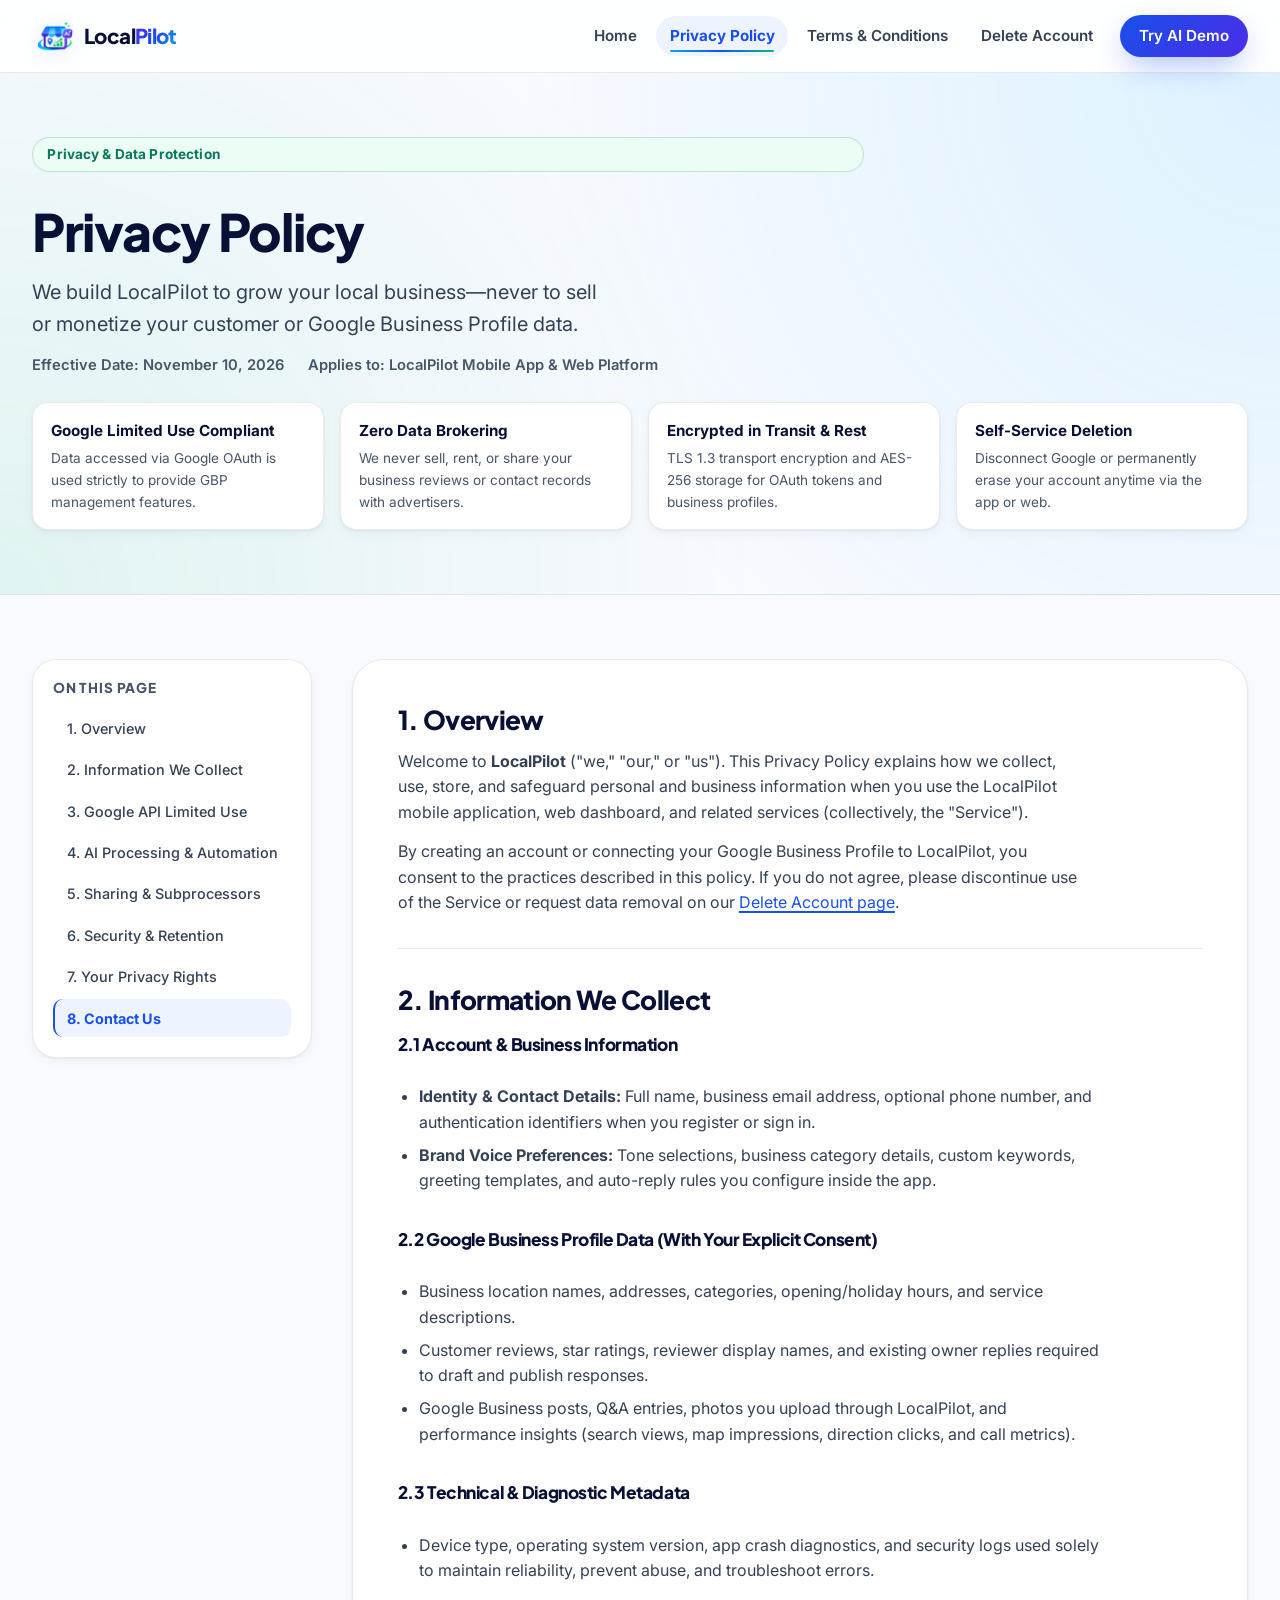
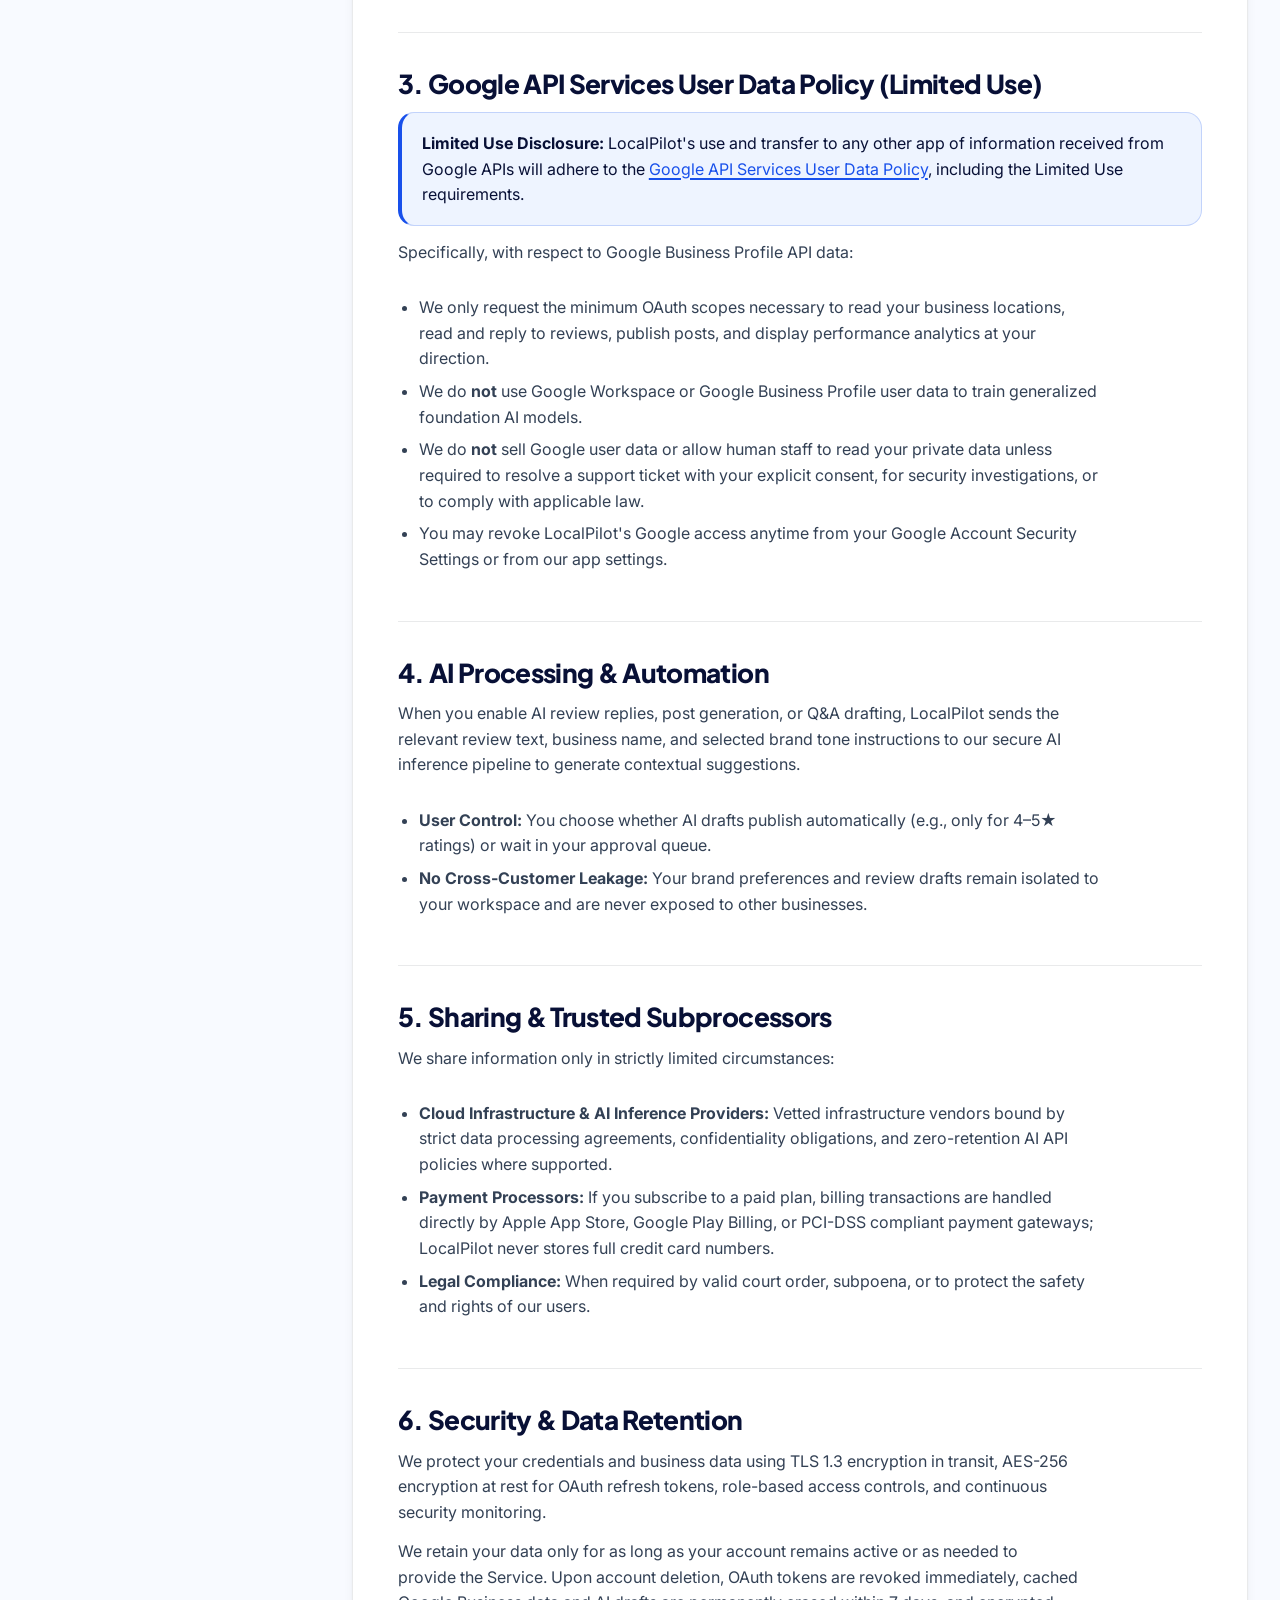
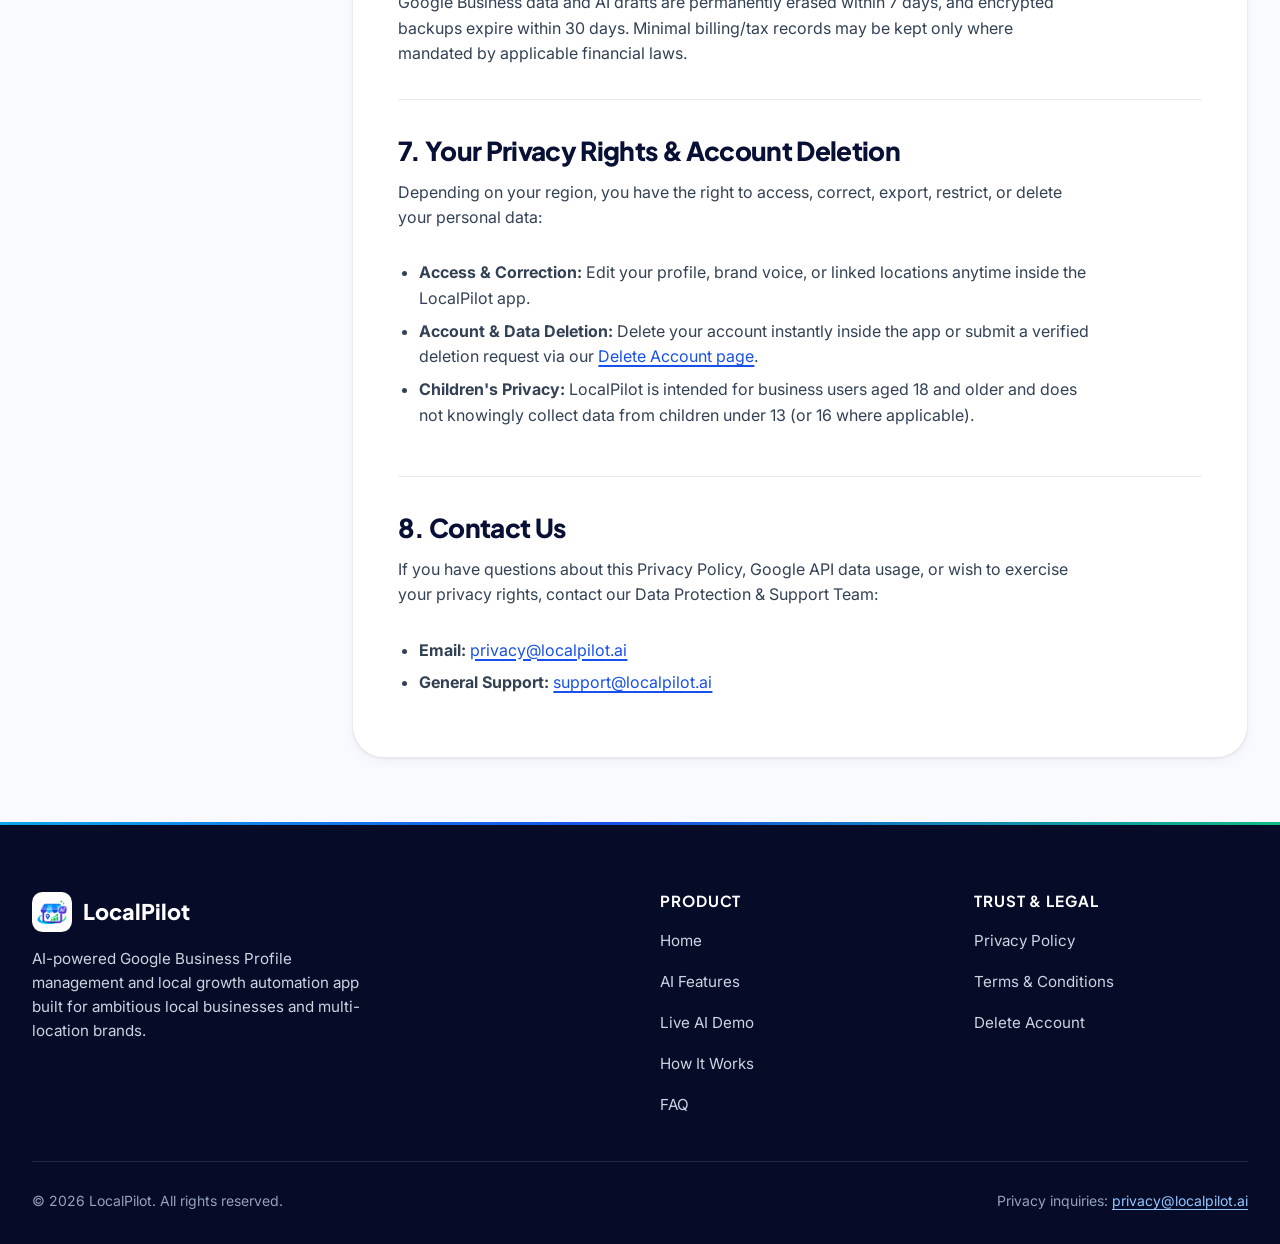
<file: privacy-policy.html>
<!DOCTYPE html>
<html lang="en">
<head>
  <meta charset="utf-8">
  <meta name="viewport" content="width=device-width, initial-scale=1.0">
  <title>Privacy Policy | LocalPilot</title>
  <meta name="description" content="Privacy Policy for LocalPilot — learn how we protect your account, Google Business Profile API data, and AI automation preferences.">
  <link rel="icon" type="image/png" href="assets/favicon.png">
  <link rel="preconnect" href="https://fonts.googleapis.com">
  <link rel="preconnect" href="https://fonts.gstatic.com" crossorigin>
  <link href="https://fonts.googleapis.com/css2?family=Inter:wght@400;500;600;700&family=JetBrains+Mono:wght@500;700&family=Plus+Jakarta+Sans:wght@700;800&display=swap" rel="stylesheet">
  <link rel="stylesheet" href="css/styles.css">
  <script defer src="js/main.js"></script>
</head>
<body>
  <div id="scroll-progress" class="scroll-progress" aria-hidden="true"></div>
  <a href="#main-content" class="skip-link visually-hidden">Skip to main content</a>

  <header class="site-header">
    <div class="header-inner">
      <a class="site-logo" href="index.html">
        <img src="assets/logo-emblem.png" alt="" width="40" height="40">
        <span>Local<span class="brand-ai">Pilot</span></span>
      </a>

      <nav class="site-nav" aria-label="Primary">
        <button
          class="menu-button"
          type="button"
          popovertarget="site-menu"
          popovertargetaction="toggle"
          aria-controls="site-menu"
        >
          <svg aria-hidden="true" width="20" height="20" viewBox="0 0 24 24" fill="none" stroke="currentColor" stroke-width="2.2" stroke-linecap="round">
            <line x1="4" y1="6" x2="20" y2="6"></line>
            <line x1="4" y1="12" x2="20" y2="12"></line>
            <line x1="4" y1="18" x2="20" y2="18"></line>
          </svg>
          <span>Menu</span>
        </button>

        <ul id="site-menu" class="site-menu" popover="auto">
          <li><a href="index.html">Home</a></li>
          <li><a href="privacy-policy.html" aria-current="page">Privacy Policy</a></li>
          <li><a href="terms-and-conditions.html">Terms &amp; Conditions</a></li>
          <li><a href="delete-account.html">Delete Account</a></li>
          <li class="nav-cta-item">
            <a class="nav-cta-link" href="index.html#simulator">Try AI Demo</a>
          </li>
        </ul>
      </nav>
    </div>
  </header>

  <main>
    <section class="page-hero">
      <div class="container">
        <div class="page-hero-inner" data-reveal>
          <span class="eyebrow is-green">Privacy &amp; Data Protection</span>
          <h1 id="main-content" tabindex="-1">Privacy Policy</h1>
          <p class="hero-subtitle">
            We build LocalPilot to grow your local business—never to sell or monetize your customer or Google Business Profile data.
          </p>
          <div class="page-meta">
            <span>Effective Date: November 10, 2026</span>
            <span>Applies to: LocalPilot Mobile App &amp; Web Platform</span>
          </div>
        </div>

        <div class="trust-strip">
          <div class="trust-mini-card" data-reveal style="--stagger: 0;">
            <strong>Google Limited Use Compliant</strong>
            <span>Data accessed via Google OAuth is used strictly to provide GBP management features.</span>
          </div>
          <div class="trust-mini-card" data-reveal style="--stagger: 1;">
            <strong>Zero Data Brokering</strong>
            <span>We never sell, rent, or share your business reviews or contact records with advertisers.</span>
          </div>
          <div class="trust-mini-card" data-reveal style="--stagger: 2;">
            <strong>Encrypted in Transit &amp; Rest</strong>
            <span>TLS 1.3 transport encryption and AES-256 storage for OAuth tokens and business profiles.</span>
          </div>
          <div class="trust-mini-card" data-reveal style="--stagger: 3;">
            <strong>Self-Service Deletion</strong>
            <span>Disconnect Google or permanently erase your account anytime via the app or web.</span>
          </div>
        </div>
      </div>
    </section>

    <div class="container doc-layout">
      <aside class="doc-toc" aria-label="Privacy policy sections">
        <h2>On This Page</h2>
        <nav class="toc-nav" aria-label="Table of contents">
          <a href="#overview">1. Overview</a>
          <a href="#data-collected">2. Information We Collect</a>
          <a href="#google-api">3. Google API Limited Use</a>
          <a href="#ai-processing">4. AI Processing &amp; Automation</a>
          <a href="#data-sharing">5. Sharing &amp; Subprocessors</a>
          <a href="#security-retention">6. Security &amp; Retention</a>
          <a href="#your-rights">7. Your Privacy Rights</a>
          <a href="#contact">8. Contact Us</a>
        </nav>
      </aside>

      <article class="doc-content">
        <section id="overview" class="doc-section" tabindex="-1" data-reveal>
          <h2>1. Overview</h2>
          <p>
            Welcome to <strong>LocalPilot</strong> ("we," "our," or "us"). This Privacy Policy explains how we collect, use, store, and safeguard personal and business information when you use the LocalPilot mobile application, web dashboard, and related services (collectively, the "Service").
          </p>
          <p>
            By creating an account or connecting your Google Business Profile to LocalPilot, you consent to the practices described in this policy. If you do not agree, please discontinue use of the Service or request data removal on our <a href="delete-account.html">Delete Account page</a>.
          </p>
        </section>

        <section id="data-collected" class="doc-section" tabindex="-1" data-reveal>
          <h2>2. Information We Collect</h2>
          <h3>2.1 Account &amp; Business Information</h3>
          <ul>
            <li><strong>Identity &amp; Contact Details:</strong> Full name, business email address, optional phone number, and authentication identifiers when you register or sign in.</li>
            <li><strong>Brand Voice Preferences:</strong> Tone selections, business category details, custom keywords, greeting templates, and auto-reply rules you configure inside the app.</li>
          </ul>

          <h3>2.2 Google Business Profile Data (With Your Explicit Consent)</h3>
          <ul>
            <li>Business location names, addresses, categories, opening/holiday hours, and service descriptions.</li>
            <li>Customer reviews, star ratings, reviewer display names, and existing owner replies required to draft and publish responses.</li>
            <li>Google Business posts, Q&amp;A entries, photos you upload through LocalPilot, and performance insights (search views, map impressions, direction clicks, and call metrics).</li>
          </ul>

          <h3>2.3 Technical &amp; Diagnostic Metadata</h3>
          <ul>
            <li>Device type, operating system version, app crash diagnostics, and security logs used solely to maintain reliability, prevent abuse, and troubleshoot errors.</li>
          </ul>
        </section>

        <section id="google-api" class="doc-section" tabindex="-1" data-reveal>
          <h2>3. Google API Services User Data Policy (Limited Use)</h2>
          <div class="callout-box">
            <strong>Limited Use Disclosure:</strong> LocalPilot's use and transfer to any other app of information received from Google APIs will adhere to the <a href="https://developers.google.com/terms/api-services-user-data-policy" rel="noopener noreferrer" target="_blank">Google API Services User Data Policy</a>, including the Limited Use requirements.
          </div>
          <p>Specifically, with respect to Google Business Profile API data:</p>
          <ul>
            <li>We only request the minimum OAuth scopes necessary to read your business locations, read and reply to reviews, publish posts, and display performance analytics at your direction.</li>
            <li>We do <strong>not</strong> use Google Workspace or Google Business Profile user data to train generalized foundation AI models.</li>
            <li>We do <strong>not</strong> sell Google user data or allow human staff to read your private data unless required to resolve a support ticket with your explicit consent, for security investigations, or to comply with applicable law.</li>
            <li>You may revoke LocalPilot's Google access anytime from your Google Account Security Settings or from our app settings.</li>
          </ul>
        </section>

        <section id="ai-processing" class="doc-section" tabindex="-1" data-reveal>
          <h2>4. AI Processing &amp; Automation</h2>
          <p>
            When you enable AI review replies, post generation, or Q&amp;A drafting, LocalPilot sends the relevant review text, business name, and selected brand tone instructions to our secure AI inference pipeline to generate contextual suggestions.
          </p>
          <ul>
            <li><strong>User Control:</strong> You choose whether AI drafts publish automatically (e.g., only for 4–5★ ratings) or wait in your approval queue.</li>
            <li><strong>No Cross-Customer Leakage:</strong> Your brand preferences and review drafts remain isolated to your workspace and are never exposed to other businesses.</li>
          </ul>
        </section>

        <section id="data-sharing" class="doc-section" tabindex="-1" data-reveal>
          <h2>5. Sharing &amp; Trusted Subprocessors</h2>
          <p>We share information only in strictly limited circumstances:</p>
          <ul>
            <li><strong>Cloud Infrastructure &amp; AI Inference Providers:</strong> Vetted infrastructure vendors bound by strict data processing agreements, confidentiality obligations, and zero-retention AI API policies where supported.</li>
            <li><strong>Payment Processors:</strong> If you subscribe to a paid plan, billing transactions are handled directly by Apple App Store, Google Play Billing, or PCI-DSS compliant payment gateways; LocalPilot never stores full credit card numbers.</li>
            <li><strong>Legal Compliance:</strong> When required by valid court order, subpoena, or to protect the safety and rights of our users.</li>
          </ul>
        </section>

        <section id="security-retention" class="doc-section" tabindex="-1" data-reveal>
          <h2>6. Security &amp; Data Retention</h2>
          <p>
            We protect your credentials and business data using TLS 1.3 encryption in transit, AES-256 encryption at rest for OAuth refresh tokens, role-based access controls, and continuous security monitoring.
          </p>
          <p>
            We retain your data only for as long as your account remains active or as needed to provide the Service. Upon account deletion, OAuth tokens are revoked immediately, cached Google Business data and AI drafts are permanently erased within 7 days, and encrypted backups expire within 30 days. Minimal billing/tax records may be kept only where mandated by applicable financial laws.
          </p>
        </section>

        <section id="your-rights" class="doc-section" tabindex="-1" data-reveal>
          <h2>7. Your Privacy Rights &amp; Account Deletion</h2>
          <p>Depending on your region, you have the right to access, correct, export, restrict, or delete your personal data:</p>
          <ul>
            <li><strong>Access &amp; Correction:</strong> Edit your profile, brand voice, or linked locations anytime inside the LocalPilot app.</li>
            <li><strong>Account &amp; Data Deletion:</strong> Delete your account instantly inside the app or submit a verified deletion request via our <a href="delete-account.html">Delete Account page</a>.</li>
            <li><strong>Children's Privacy:</strong> LocalPilot is intended for business users aged 18 and older and does not knowingly collect data from children under 13 (or 16 where applicable).</li>
          </ul>
        </section>

        <section id="contact" class="doc-section" tabindex="-1" data-reveal>
          <h2>8. Contact Us</h2>
          <p>
            If you have questions about this Privacy Policy, Google API data usage, or wish to exercise your privacy rights, contact our Data Protection &amp; Support Team:
          </p>
          <ul>
            <li><strong>Email:</strong> <a href="mailto:privacy@localpilot.ai">privacy@localpilot.ai</a></li>
            <li><strong>General Support:</strong> <a href="mailto:support@localpilot.ai">support@localpilot.ai</a></li>
          </ul>
        </section>
      </article>
    </div>
  </main>

  <footer class="site-footer">
    <div class="container">
      <div class="footer-grid">
        <div class="footer-brand">
          <a class="footer-logo-wrap" href="index.html">
            <img src="assets/logo-emblem.png" alt="" width="40" height="40" loading="lazy">
            <span>LocalPilot</span>
          </a>
          <p>
            AI-powered Google Business Profile management and local growth automation app built for ambitious local businesses and multi-location brands.
          </p>
        </div>

        <div class="footer-col">
          <h2>Product</h2>
          <ul class="footer-links">
            <li><a href="index.html">Home</a></li>
            <li><a href="index.html#features">AI Features</a></li>
            <li><a href="index.html#simulator">Live AI Demo</a></li>
            <li><a href="index.html#how-it-works">How It Works</a></li>
            <li><a href="index.html#faq">FAQ</a></li>
          </ul>
        </div>

        <div class="footer-col">
          <h2>Trust &amp; Legal</h2>
          <ul class="footer-links">
            <li><a href="privacy-policy.html">Privacy Policy</a></li>
            <li><a href="terms-and-conditions.html">Terms &amp; Conditions</a></li>
            <li><a href="delete-account.html">Delete Account</a></li>
          </ul>
        </div>
      </div>

      <div class="footer-bottom">
        <span>&copy; 2026 LocalPilot. All rights reserved.</span>
        <span>Privacy inquiries: <a href="mailto:privacy@localpilot.ai" style="color: #93c5fd;">privacy@localpilot.ai</a></span>
      </div>
    </div>
  </footer>
</body>
</html>
</file>
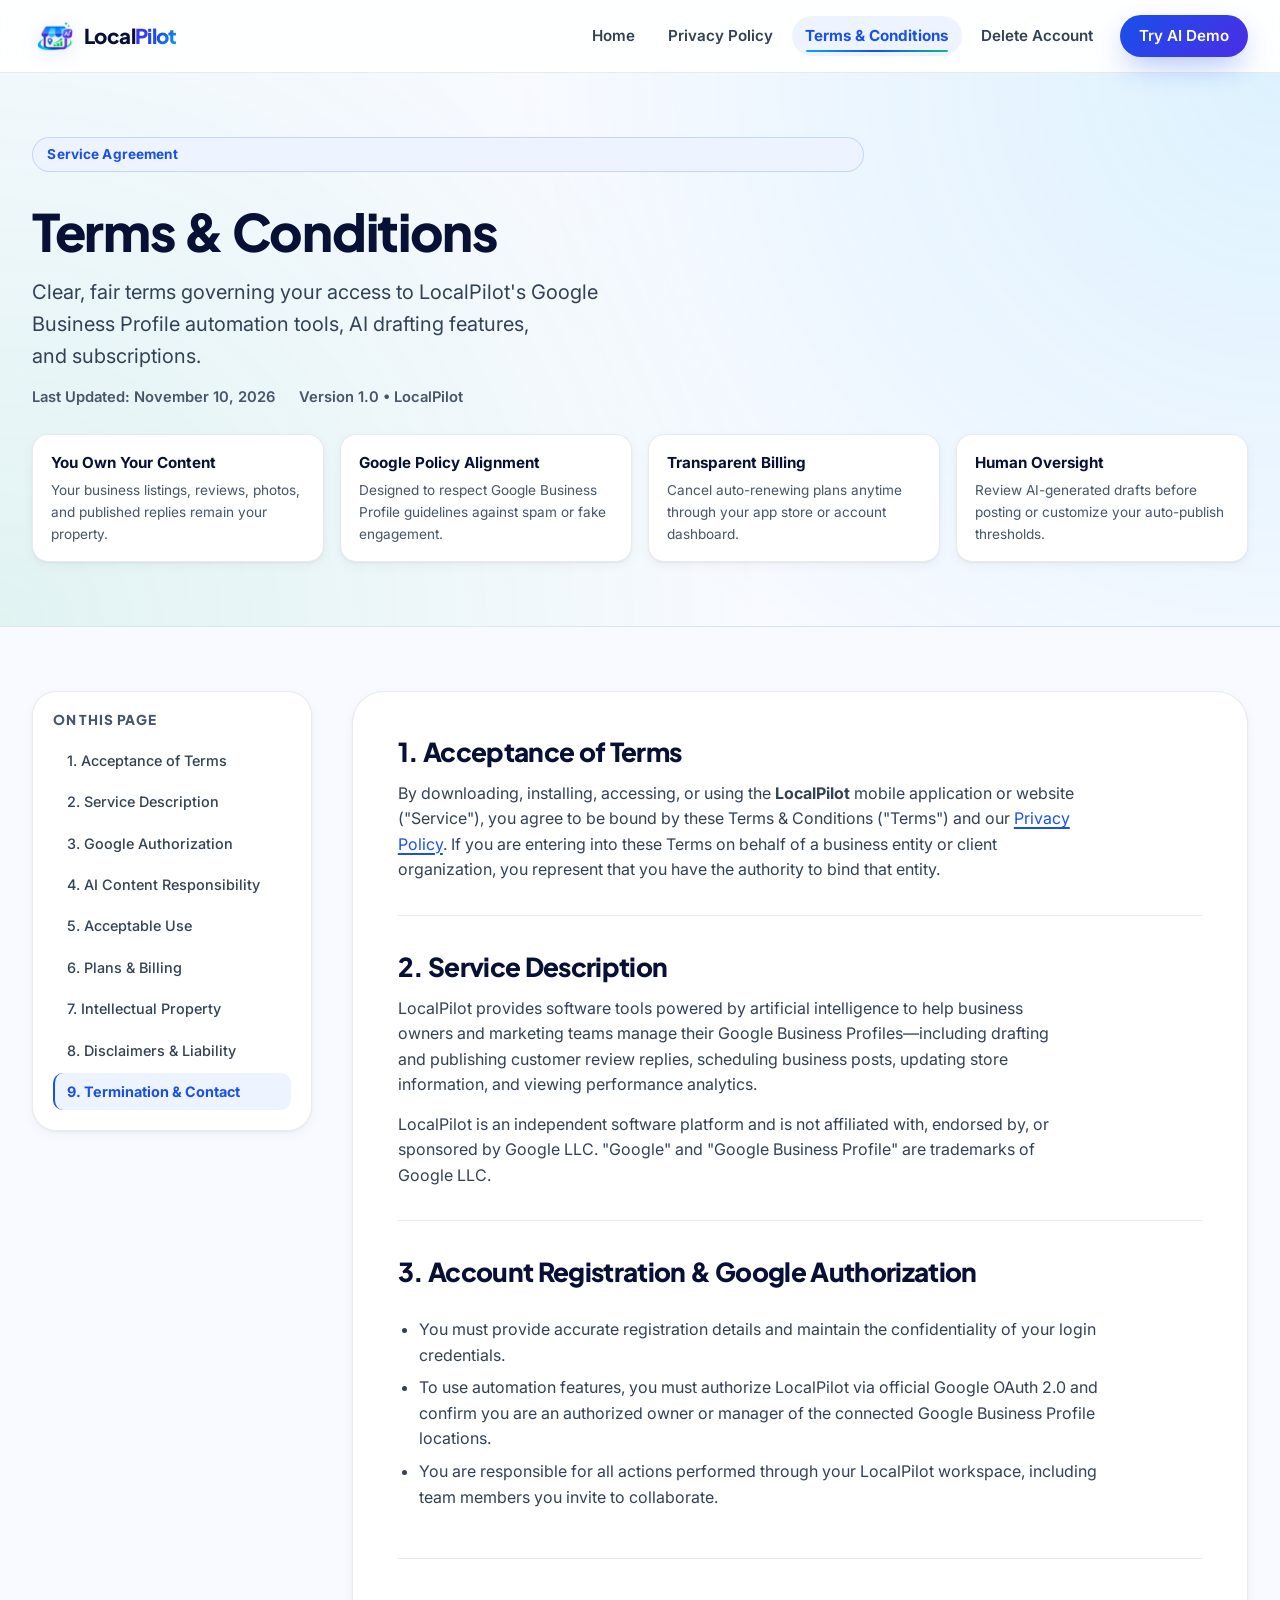
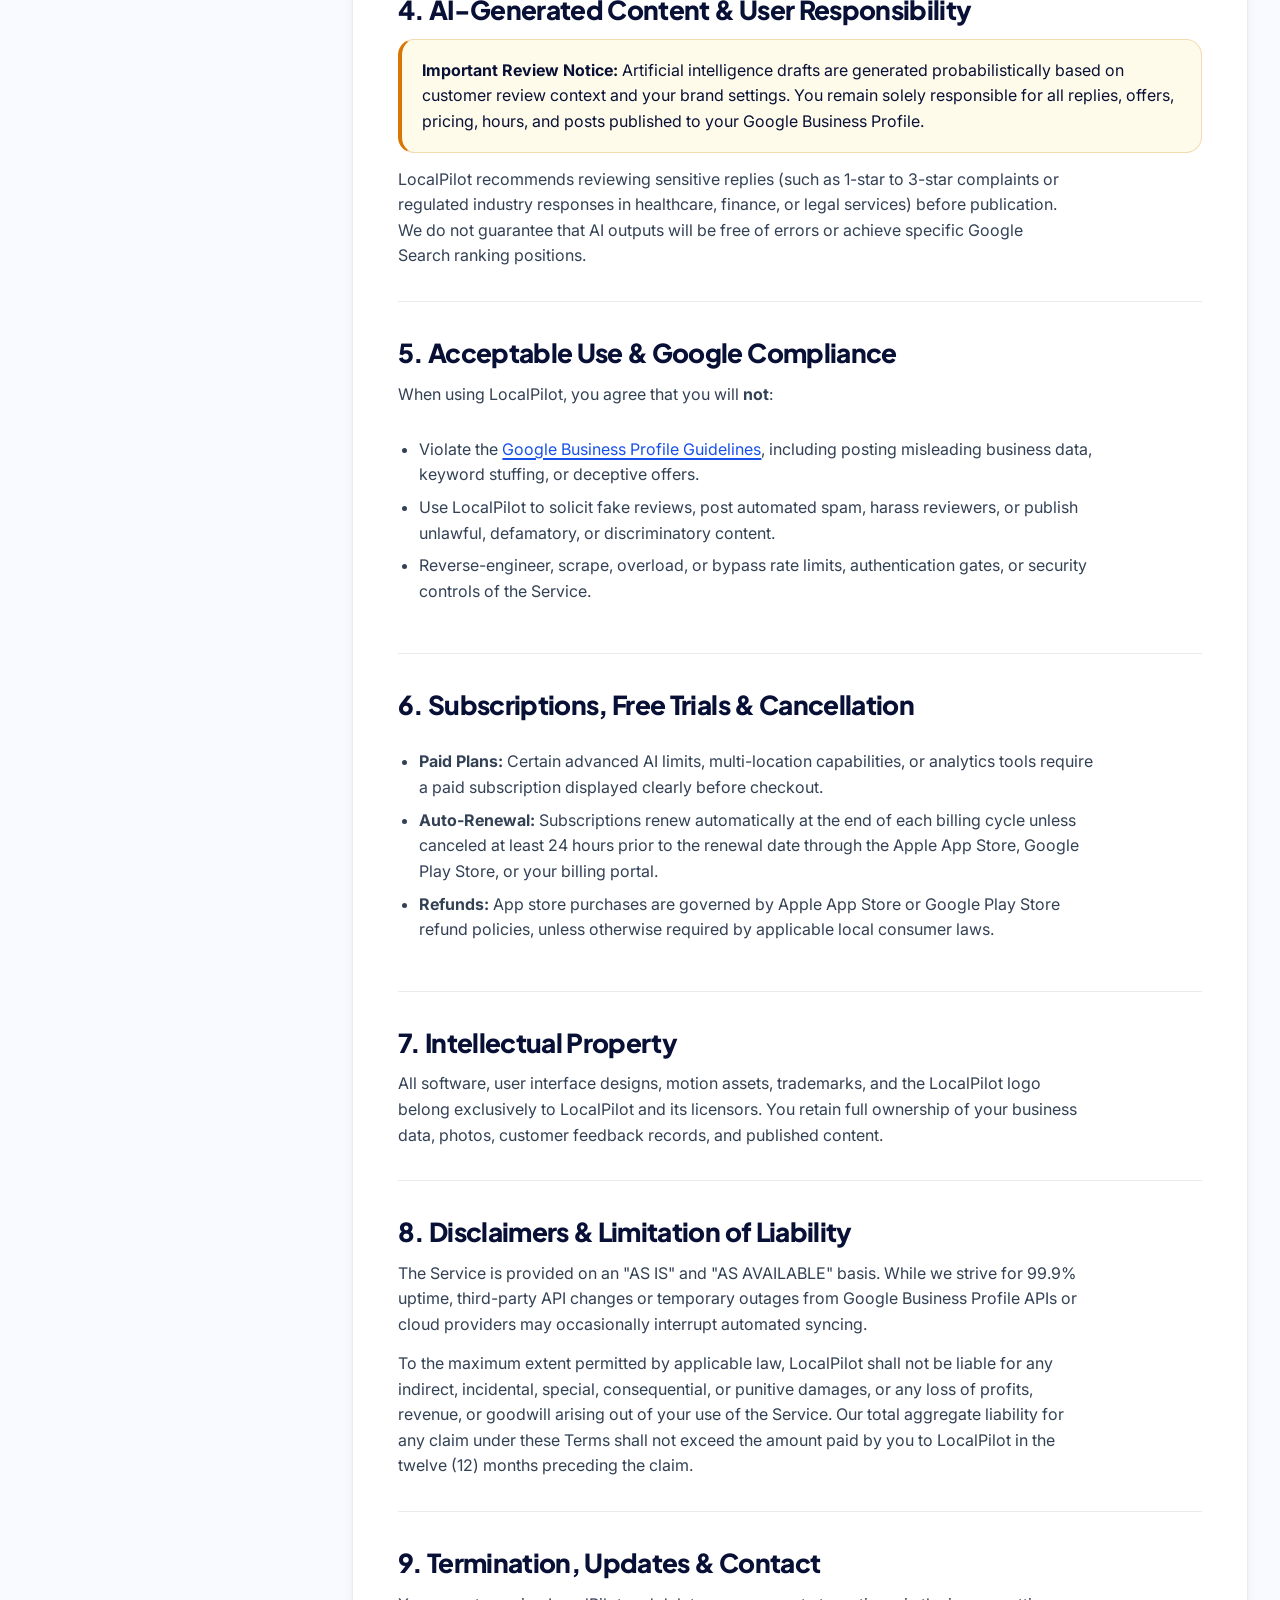
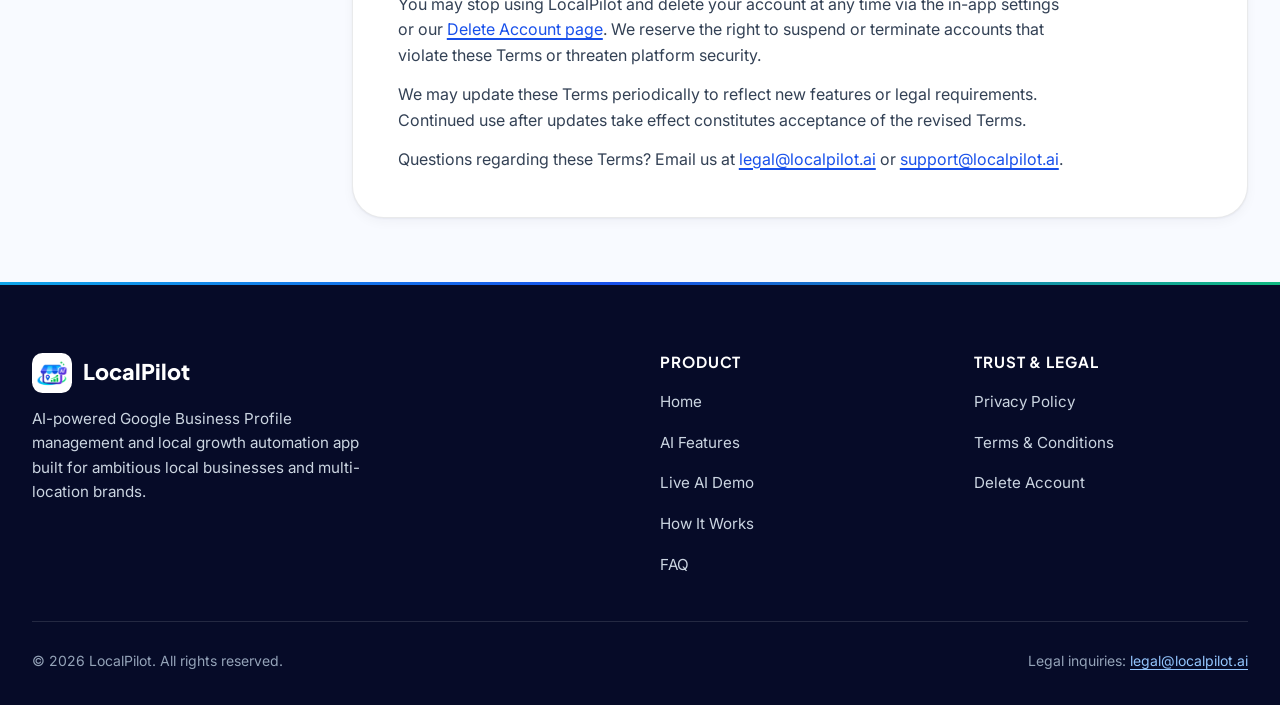
<file: terms-and-conditions.html>
<!DOCTYPE html>
<html lang="en">
<head>
  <meta charset="utf-8">
  <meta name="viewport" content="width=device-width, initial-scale=1.0">
  <title>Terms &amp; Conditions | LocalPilot</title>
  <meta name="description" content="Terms and Conditions governing the use of LocalPilot, our AI-powered Google Business Profile management application.">
  <link rel="icon" type="image/png" href="assets/favicon.png">
  <link rel="preconnect" href="https://fonts.googleapis.com">
  <link rel="preconnect" href="https://fonts.gstatic.com" crossorigin>
  <link href="https://fonts.googleapis.com/css2?family=Inter:wght@400;500;600;700&family=JetBrains+Mono:wght@500;700&family=Plus+Jakarta+Sans:wght@700;800&display=swap" rel="stylesheet">
  <link rel="stylesheet" href="css/styles.css">
  <script defer src="js/main.js"></script>
</head>
<body>
  <div id="scroll-progress" class="scroll-progress" aria-hidden="true"></div>
  <a href="#main-content" class="skip-link visually-hidden">Skip to main content</a>

  <header class="site-header">
    <div class="header-inner">
      <a class="site-logo" href="index.html">
        <img src="assets/logo-emblem.png" alt="" width="40" height="40">
        <span>Local<span class="brand-ai">Pilot</span></span>
      </a>

      <nav class="site-nav" aria-label="Primary">
        <button
          class="menu-button"
          type="button"
          popovertarget="site-menu"
          popovertargetaction="toggle"
          aria-controls="site-menu"
        >
          <svg aria-hidden="true" width="20" height="20" viewBox="0 0 24 24" fill="none" stroke="currentColor" stroke-width="2.2" stroke-linecap="round">
            <line x1="4" y1="6" x2="20" y2="6"></line>
            <line x1="4" y1="12" x2="20" y2="12"></line>
            <line x1="4" y1="18" x2="20" y2="18"></line>
          </svg>
          <span>Menu</span>
        </button>

        <ul id="site-menu" class="site-menu" popover="auto">
          <li><a href="index.html">Home</a></li>
          <li><a href="privacy-policy.html">Privacy Policy</a></li>
          <li><a href="terms-and-conditions.html" aria-current="page">Terms &amp; Conditions</a></li>
          <li><a href="delete-account.html">Delete Account</a></li>
          <li class="nav-cta-item">
            <a class="nav-cta-link" href="index.html#simulator">Try AI Demo</a>
          </li>
        </ul>
      </nav>
    </div>
  </header>

  <main>
    <section class="page-hero">
      <div class="container">
        <div class="page-hero-inner" data-reveal>
          <span class="eyebrow">Service Agreement</span>
          <h1 id="main-content" tabindex="-1">Terms &amp; Conditions</h1>
          <p class="hero-subtitle">
            Clear, fair terms governing your access to LocalPilot's Google Business Profile automation tools, AI drafting features, and subscriptions.
          </p>
          <div class="page-meta">
            <span>Last Updated: November 10, 2026</span>
            <span>Version 1.0 • LocalPilot</span>
          </div>
        </div>

        <div class="trust-strip">
          <div class="trust-mini-card" data-reveal style="--stagger: 0;">
            <strong>You Own Your Content</strong>
            <span>Your business listings, reviews, photos, and published replies remain your property.</span>
          </div>
          <div class="trust-mini-card" data-reveal style="--stagger: 1;">
            <strong>Google Policy Alignment</strong>
            <span>Designed to respect Google Business Profile guidelines against spam or fake engagement.</span>
          </div>
          <div class="trust-mini-card" data-reveal style="--stagger: 2;">
            <strong>Transparent Billing</strong>
            <span>Cancel auto-renewing plans anytime through your app store or account dashboard.</span>
          </div>
          <div class="trust-mini-card" data-reveal style="--stagger: 3;">
            <strong>Human Oversight</strong>
            <span>Review AI-generated drafts before posting or customize your auto-publish thresholds.</span>
          </div>
        </div>
      </div>
    </section>

    <div class="container doc-layout">
      <aside class="doc-toc" aria-label="Terms sections">
        <h2>On This Page</h2>
        <nav class="toc-nav" aria-label="Table of contents">
          <a href="#acceptance">1. Acceptance of Terms</a>
          <a href="#service-scope">2. Service Description</a>
          <a href="#google-auth">3. Google Authorization</a>
          <a href="#ai-content">4. AI Content Responsibility</a>
          <a href="#acceptable-use">5. Acceptable Use</a>
          <a href="#billing">6. Plans &amp; Billing</a>
          <a href="#ip">7. Intellectual Property</a>
          <a href="#liability">8. Disclaimers &amp; Liability</a>
          <a href="#termination">9. Termination &amp; Contact</a>
        </nav>
      </aside>

      <article class="doc-content">
        <section id="acceptance" class="doc-section" tabindex="-1" data-reveal>
          <h2>1. Acceptance of Terms</h2>
          <p>
            By downloading, installing, accessing, or using the <strong>LocalPilot</strong> mobile application or website ("Service"), you agree to be bound by these Terms &amp; Conditions ("Terms") and our <a href="privacy-policy.html">Privacy Policy</a>. If you are entering into these Terms on behalf of a business entity or client organization, you represent that you have the authority to bind that entity.
          </p>
        </section>

        <section id="service-scope" class="doc-section" tabindex="-1" data-reveal>
          <h2>2. Service Description</h2>
          <p>
            LocalPilot provides software tools powered by artificial intelligence to help business owners and marketing teams manage their Google Business Profiles—including drafting and publishing customer review replies, scheduling business posts, updating store information, and viewing performance analytics.
          </p>
          <p>
            LocalPilot is an independent software platform and is not affiliated with, endorsed by, or sponsored by Google LLC. "Google" and "Google Business Profile" are trademarks of Google LLC.
          </p>
        </section>

        <section id="google-auth" class="doc-section" tabindex="-1" data-reveal>
          <h2>3. Account Registration &amp; Google Authorization</h2>
          <ul>
            <li>You must provide accurate registration details and maintain the confidentiality of your login credentials.</li>
            <li>To use automation features, you must authorize LocalPilot via official Google OAuth 2.0 and confirm you are an authorized owner or manager of the connected Google Business Profile locations.</li>
            <li>You are responsible for all actions performed through your LocalPilot workspace, including team members you invite to collaborate.</li>
          </ul>
        </section>

        <section id="ai-content" class="doc-section" tabindex="-1" data-reveal>
          <h2>4. AI-Generated Content &amp; User Responsibility</h2>
          <div class="callout-box is-warning">
            <strong>Important Review Notice:</strong> Artificial intelligence drafts are generated probabilistically based on customer review context and your brand settings. You remain solely responsible for all replies, offers, pricing, hours, and posts published to your Google Business Profile.
          </div>
          <p>
            LocalPilot recommends reviewing sensitive replies (such as 1-star to 3-star complaints or regulated industry responses in healthcare, finance, or legal services) before publication. We do not guarantee that AI outputs will be free of errors or achieve specific Google Search ranking positions.
          </p>
        </section>

        <section id="acceptable-use" class="doc-section" tabindex="-1" data-reveal>
          <h2>5. Acceptable Use &amp; Google Compliance</h2>
          <p>When using LocalPilot, you agree that you will <strong>not</strong>:</p>
          <ul>
            <li>Violate the <a href="https://support.google.com/business/answer/3038177" rel="noopener noreferrer" target="_blank">Google Business Profile Guidelines</a>, including posting misleading business data, keyword stuffing, or deceptive offers.</li>
            <li>Use LocalPilot to solicit fake reviews, post automated spam, harass reviewers, or publish unlawful, defamatory, or discriminatory content.</li>
            <li>Reverse-engineer, scrape, overload, or bypass rate limits, authentication gates, or security controls of the Service.</li>
          </ul>
        </section>

        <section id="billing" class="doc-section" tabindex="-1" data-reveal>
          <h2>6. Subscriptions, Free Trials &amp; Cancellation</h2>
          <ul>
            <li><strong>Paid Plans:</strong> Certain advanced AI limits, multi-location capabilities, or analytics tools require a paid subscription displayed clearly before checkout.</li>
            <li><strong>Auto-Renewal:</strong> Subscriptions renew automatically at the end of each billing cycle unless canceled at least 24 hours prior to the renewal date through the Apple App Store, Google Play Store, or your billing portal.</li>
            <li><strong>Refunds:</strong> App store purchases are governed by Apple App Store or Google Play Store refund policies, unless otherwise required by applicable local consumer laws.</li>
          </ul>
        </section>

        <section id="ip" class="doc-section" tabindex="-1" data-reveal>
          <h2>7. Intellectual Property</h2>
          <p>
            All software, user interface designs, motion assets, trademarks, and the LocalPilot logo belong exclusively to LocalPilot and its licensors. You retain full ownership of your business data, photos, customer feedback records, and published content.
          </p>
        </section>

        <section id="liability" class="doc-section" tabindex="-1" data-reveal>
          <h2>8. Disclaimers &amp; Limitation of Liability</h2>
          <p>
            The Service is provided on an "AS IS" and "AS AVAILABLE" basis. While we strive for 99.9% uptime, third-party API changes or temporary outages from Google Business Profile APIs or cloud providers may occasionally interrupt automated syncing.
          </p>
          <p>
            To the maximum extent permitted by applicable law, LocalPilot shall not be liable for any indirect, incidental, special, consequential, or punitive damages, or any loss of profits, revenue, or goodwill arising out of your use of the Service. Our total aggregate liability for any claim under these Terms shall not exceed the amount paid by you to LocalPilot in the twelve (12) months preceding the claim.
          </p>
        </section>

        <section id="termination" class="doc-section" tabindex="-1" data-reveal>
          <h2>9. Termination, Updates &amp; Contact</h2>
          <p>
            You may stop using LocalPilot and delete your account at any time via the in-app settings or our <a href="delete-account.html">Delete Account page</a>. We reserve the right to suspend or terminate accounts that violate these Terms or threaten platform security.
          </p>
          <p>
            We may update these Terms periodically to reflect new features or legal requirements. Continued use after updates take effect constitutes acceptance of the revised Terms.
          </p>
          <p>
            Questions regarding these Terms? Email us at <a href="mailto:legal@localpilot.ai">legal@localpilot.ai</a> or <a href="mailto:support@localpilot.ai">support@localpilot.ai</a>.
          </p>
        </section>
      </article>
    </div>
  </main>

  <footer class="site-footer">
    <div class="container">
      <div class="footer-grid">
        <div class="footer-brand">
          <a class="footer-logo-wrap" href="index.html">
            <img src="assets/logo-emblem.png" alt="" width="40" height="40" loading="lazy">
            <span>LocalPilot</span>
          </a>
          <p>
            AI-powered Google Business Profile management and local growth automation app built for ambitious local businesses and multi-location brands.
          </p>
        </div>

        <div class="footer-col">
          <h2>Product</h2>
          <ul class="footer-links">
            <li><a href="index.html">Home</a></li>
            <li><a href="index.html#features">AI Features</a></li>
            <li><a href="index.html#simulator">Live AI Demo</a></li>
            <li><a href="index.html#how-it-works">How It Works</a></li>
            <li><a href="index.html#faq">FAQ</a></li>
          </ul>
        </div>

        <div class="footer-col">
          <h2>Trust &amp; Legal</h2>
          <ul class="footer-links">
            <li><a href="privacy-policy.html">Privacy Policy</a></li>
            <li><a href="terms-and-conditions.html">Terms &amp; Conditions</a></li>
            <li><a href="delete-account.html">Delete Account</a></li>
          </ul>
        </div>
      </div>

      <div class="footer-bottom">
        <span>&copy; 2026 LocalPilot. All rights reserved.</span>
        <span>Legal inquiries: <a href="mailto:legal@localpilot.ai" style="color: #93c5fd;">legal@localpilot.ai</a></span>
      </div>
    </div>
  </footer>
</body>
</html>
</file>
<file: css/styles.css>
@layer reset, tokens, base, layout, components, animations, utilities;

/* ==========================================================================
   Cross-Document View Transitions (Progressive Enhancement)
   ========================================================================== */
@media (prefers-reduced-motion: no-preference) {
  @view-transition {
    navigation: auto;
  }

  ::view-transition-old(root) {
    animation: 0.28s cubic-bezier(0.4, 0, 0.2, 1) both page-fade-out;
  }

  ::view-transition-new(root) {
    animation: 0.36s cubic-bezier(0.22, 1, 0.36, 1) both page-fade-in;
  }
}

@keyframes page-fade-out {
  to {
    opacity: 0;
    transform: translateY(-8px);
  }
}

@keyframes page-fade-in {
  from {
    opacity: 0;
    transform: translateY(10px);
  }
}

/* ==========================================================================
   Layer: Reset (Targeted, no universal * resets)
   ========================================================================== */
@layer reset {
  *,
  *::before,
  *::after {
    box-sizing: border-box;
  }

  html {
    -webkit-text-size-adjust: 100%;
    scroll-behavior: smooth;
    scroll-padding-top: 5.5rem;
  }

  @media (prefers-reduced-motion: reduce) {
    html {
      scroll-behavior: auto;
    }
  }

  body,
  h1,
  h2,
  h3,
  h4,
  p,
  figure,
  blockquote,
  dl,
  dd {
    margin: 0;
  }

  ul[class],
  ol[class] {
    margin: 0;
    padding: 0;
    list-style: none;
  }

  img,
  picture,
  svg,
  video,
  canvas {
    display: block;
    max-inline-size: 100%;
  }

  img {
    block-size: auto;
  }

  button,
  input,
  select,
  textarea {
    font: inherit;
    color: inherit;
  }
}

/* ==========================================================================
   Layer: Design Tokens
   ========================================================================== */
@layer tokens {
  :root {
    color-scheme: light;

    /* Color Space Interpolation Fallback Variables */
    --in-oklab: ;
    --in-oklch: ;

    /* Brand Palette derived from LocalPilot Logo */
    --navy-950: #060b28;
    --navy-900: #081036;
    --navy-800: #141f52;
    --slate-700: #334155;
    --slate-600: #475569;
    --slate-500: #64748b;
    --slate-300: #cbd5e1;
    --slate-200: #e2e8f0;
    --slate-100: #f1f5f9;

    --blue-600: #1850eb;
    --blue-500: #2563eb;
    --sky-500: #0ea5e9;
    --sky-400: #38bdf8;
    --indigo-600: #4c2ce6;
    --violet-600: #5b21b6;

    --green-700: #047857;
    --green-600: #059669;
    --green-500: #10b981;
    --green-400: #22c55e;
    --green-50: #ecfdf5;

    --amber-600: #d97706;
    --amber-50: #fffbeb;
    --red-700: #b91c1c;
    --red-600: #dc2626;
    --red-50: #fef2f2;

    /* Semantic Surface & Ink Tokens */
    --bg-canvas: #f8faff;
    --bg-surface: #ffffff;
    --bg-surface-muted: #f1f5fe;
    --bg-tint-blue: #eef4ff;
    --ink-primary: var(--navy-900);
    --ink-secondary: var(--slate-700);
    --ink-muted: var(--slate-600);
    --border-subtle: rgba(15, 23, 42, 0.09);
    --border-strong: var(--slate-500);

    /* Brand Gradients */
    --grad-brand: linear-gradient(135deg var(--in-oklab), var(--blue-600) 0%, var(--indigo-600) 100%);
    --grad-growth: linear-gradient(135deg var(--in-oklab), var(--sky-500) 0%, var(--blue-600) 48%, var(--green-500) 100%);
    --grad-ai-text: linear-gradient(120deg var(--in-oklch), var(--indigo-600) 0%, var(--blue-600) 55%, var(--sky-500) 100%);
    --grad-surface-glow: radial-gradient(circle at top right var(--in-oklab), rgba(56, 189, 248, 0.14), transparent 55%),
      radial-gradient(circle at bottom left var(--in-oklab), rgba(16, 185, 129, 0.1), transparent 55%);

    /* Typography */
    --font-display: "Plus Jakarta Sans", "Inter", system-ui, -apple-system, BlinkMacSystemFont, "Segoe UI", sans-serif;
    --font-sans: "Inter", system-ui, -apple-system, BlinkMacSystemFont, "Segoe UI", sans-serif;
    --font-mono: "JetBrains Mono", ui-monospace, SFMono-Regular, Menlo, Monaco, Consolas, monospace;

    /* Shadows */
    --shadow-sm: 0 1px 2px rgba(8, 16, 54, 0.05), 0 4px 12px rgba(8, 16, 54, 0.04);
    --shadow-md: 0 4px 10px rgba(8, 16, 54, 0.05), 0 14px 32px -6px rgba(24, 80, 235, 0.1);
    --shadow-lg: 0 10px 24px rgba(8, 16, 54, 0.06), 0 28px 60px -12px rgba(76, 44, 230, 0.16);
    --shadow-glow-blue: 0 12px 30px -6px rgba(24, 80, 235, 0.38);

    /* Radii & Spacing */
    --radius-sm: 0.625rem;
    --radius-md: 1rem;
    --radius-lg: 1.5rem;
    --radius-xl: 2rem;
    --radius-pill: 999px;
    --container-max: 76rem;

    /* Physics-based Easing (Fallback: cubic-bezier) */
    --ease-smooth: cubic-bezier(0.22, 1, 0.36, 1);
    --spring-easing: cubic-bezier(0.34, 1.56, 0.64, 1);
    --spring-duration: 0.65s;
  }

  @supports (linear-gradient(in oklab, white, black)) {
    :root {
      --in-oklab: in oklab;
      --in-oklch: in oklch;
    }
  }

  @supports (animation-timing-function: linear(0, 1)) {
    :root {
      --spring-easing: linear(
        0, 0.009, 0.035 2.1%, 0.141 4.4%, 0.723 12.9%, 0.938 16.7%, 1.017 18.7%,
        1.077 20.8%, 1.121 23.1%, 1.149 25.6%, 1.159 28.4%, 1.154 31.3%,
        1.137 34.4%, 1.059 44.3%, 1.017 50.6%, 0.992 56.9%, 0.985 63.3%,
        0.996 76.7%, 1.003 88.2%, 1
      );
      --spring-duration: 0.75s;
    }
  }

  @media (forced-colors: active) {
    :root {
      --bg-canvas: Canvas;
      --bg-surface: Canvas;
      --bg-surface-muted: Canvas;
      --ink-primary: CanvasText;
      --ink-secondary: CanvasText;
      --ink-muted: GrayText;
      --border-subtle: CanvasText;
      --border-strong: CanvasText;
    }
  }
}

/* ==========================================================================
   Layer: Base Typography & Focus Accessibility
   ========================================================================== */
@layer base {
  body {
    font-family: var(--font-sans);
    font-size: 1rem;
    line-height: 1.6;
    color: var(--ink-primary);
    background-color: var(--bg-canvas);
    overflow-x: clip;
    text-align: start;
  }

  h1,
  h2,
  h3,
  h4 {
    font-family: var(--font-display);
    color: var(--ink-primary);
    line-height: 1.15;
    letter-spacing: -0.025em;
    font-weight: 800;
  }

  h1 {
    font-size: clamp(2rem, 1.3rem + 2.4vw, 3.35rem);
    text-wrap: balance;
  }

  h2 {
    font-size: clamp(1.75rem, 1.25rem + 1.8vw, 2.75rem);
    text-wrap: balance;
  }

  h3 {
    font-size: clamp(1.18rem, 1.05rem + 0.45vw, 1.4rem);
  }

  p {
    text-wrap: pretty;
    overflow-wrap: break-word;
  }

  a {
    color: var(--blue-600);
    text-decoration-thickness: 0.1em;
    text-underline-offset: 0.2em;
  }

  a:hover {
    color: var(--indigo-600);
  }

  :where(a:any-link, button, summary, input, select, textarea, [tabindex]):focus-visible {
    outline: 3px solid var(--blue-600);
    outline-offset: 3px;
    border-radius: 0.25rem;
  }

  ::selection {
    background-color: rgba(24, 80, 235, 0.16);
    color: var(--navy-950);
  }
}

/* ==========================================================================
   Layer: Layout & Responsive Site Header (Navbar Guide)
   ========================================================================== */
@layer layout {
  .container {
    inline-size: min(100% - 2rem, var(--container-max));
    margin-inline: auto;
  }

  .section {
    padding-block: clamp(3.5rem, 2.5rem + 4vw, 6.5rem);
    position: relative;
  }

  .section-header {
    max-inline-size: 42rem;
    margin-inline: auto;
    text-align: center;
    margin-block-end: clamp(2.25rem, 1.5rem + 2.5vw, 3.75rem);
  }

  .section-header p {
    margin-block-start: 0.9rem;
    font-size: clamp(1rem, 0.95rem + 0.35vw, 1.15rem);
    color: var(--ink-secondary);
  }

  /* Scroll Progress Bar */
  .scroll-progress {
    position: fixed;
    inset-block-start: 0;
    inset-inline: 0;
    block-size: 3.5px;
    background: var(--grad-growth);
    transform-origin: 0 50%;
    transform: scaleX(0);
    z-index: 200;
    pointer-events: none;
  }

  @media (prefers-reduced-motion: no-preference) {
    @supports (animation-timeline: scroll()) {
      @keyframes grow-scroll-progress {
        from {
          transform: scaleX(0);
        }
        to {
          transform: scaleX(1);
        }
      }

      .scroll-progress {
        animation: grow-scroll-progress auto linear;
        animation-timeline: scroll(root block);
      }
    }
  }

  @media (prefers-reduced-motion: reduce) {
    .scroll-progress {
      display: none;
    }
  }

  /* Skip Link */
  .skip-link {
    position: fixed;
    inset-block-start: 0.75rem;
    inset-inline-start: 0.75rem;
    z-index: 300;
    padding: 0.75rem 1.25rem;
    background: var(--navy-900);
    color: #ffffff;
    font-weight: 700;
    border-radius: var(--radius-sm);
    text-decoration: none;
    box-shadow: var(--shadow-lg);
  }

  /* Sticky Site Header */
  .site-header {
    position: sticky;
    inset-block-start: 0;
    z-index: 100;
    background: rgba(255, 255, 255, 0.84);
    backdrop-filter: blur(16px);
    -webkit-backdrop-filter: blur(16px);
    border-block-end: 1px solid var(--border-subtle);
    transition: background-color 0.25s ease, box-shadow 0.25s ease;
  }

  .site-header.is-scrolled {
    background: rgba(255, 255, 255, 0.95);
    box-shadow: 0 8px 30px -12px rgba(8, 16, 54, 0.12);
  }

  .header-inner {
    inline-size: min(100% - 2rem, var(--container-max));
    margin-inline: auto;
    min-block-size: 4.5rem;
    display: flex;
    align-items: center;
    justify-content: space-between;
    gap: 1.25rem;
  }

  .header-inner > * {
    flex-shrink: 0;
    white-space: nowrap;
  }

  .site-header.is-measuring *,
  .site-header.is-measuring *::before,
  .site-header.is-measuring *::after {
    transition: none !important;
  }

  .site-logo {
    display: inline-flex;
    align-items: center;
    gap: 0.65rem;
    text-decoration: none;
    color: var(--ink-primary);
    font-family: var(--font-display);
    font-weight: 800;
    font-size: 1.28rem;
    letter-spacing: -0.03em;
    min-block-size: 44px;
    padding-inline: 0.25rem;
    view-transition-name: brand-lockup;
  }

  .site-logo:hover {
    color: var(--ink-primary);
  }

  .site-logo img {
    inline-size: 2.35rem;
    block-size: 2.35rem;
    object-fit: contain;
    filter: drop-shadow(0 4px 10px rgba(24, 80, 235, 0.16));
  }

  .site-logo .brand-ai {
    background: var(--grad-ai-text);
    -webkit-background-clip: text;
    background-clip: text;
    color: transparent;
  }

  .site-nav {
    display: flex;
    align-items: center;
    gap: 0.75rem;
  }

  .menu-button {
    anchor-name: --menu-button;
    display: inline-flex;
    align-items: center;
    justify-content: center;
    gap: 0.45rem;
    min-block-size: 44px;
    min-inline-size: 44px;
    padding: 0.5rem 0.95rem;
    border: 1px solid var(--border-subtle);
    border-radius: var(--radius-pill);
    background: var(--bg-surface);
    color: var(--ink-primary);
    font-weight: 600;
    font-size: 0.95rem;
    cursor: pointer;
    box-shadow: var(--shadow-sm);
    transition: background-color 0.2s ease, border-color 0.2s ease, transform 0.2s var(--ease-smooth);
  }

  .menu-button:hover {
    background: var(--bg-tint-blue);
    border-color: rgba(24, 80, 235, 0.3);
  }

  /* Collapsed / Mobile Popover Menu */
  .site-menu {
    position: fixed;
    inset: auto;
    inset-block-start: 4.85rem;
    inset-block-start: anchor(--menu-button bottom);
    inset-inline-end: 1rem;
    inline-size: min(85dvw, 22rem);
    max-inline-size: calc(100dvw - 2rem);
    block-size: fit-content;
    max-block-size: calc(100dvh - 6rem);
    margin: 0.5rem 0 0;
    padding: 0.75rem;
    overflow: auto;
    border-radius: var(--radius-md);
    border: 1px solid var(--border-subtle);
    background: var(--bg-surface);
    box-shadow: var(--shadow-lg);
    color: var(--ink-primary);
  }

  .site-menu:where(:popover-open, .\:popover-open) {
    display: grid;
    gap: 0.35rem;
    opacity: 1;
    translate: 0 0;
    @starting-style {
      opacity: 0;
      translate: 0 -10px;
    }
  }

  @media (prefers-reduced-motion: no-preference) {
    .site-header:not(.is-wide) .site-menu {
      opacity: 0;
      translate: 0 -8px;
      transition:
        opacity 0.22s var(--ease-smooth),
        translate 0.22s var(--ease-smooth),
        display 0.22s,
        overlay 0.22s;
      transition-behavior: allow-discrete;
    }
  }

  .site-menu::backdrop {
    background: rgba(6, 11, 40, 0.28);
    backdrop-filter: blur(3px);
  }

  .site-menu a {
    display: flex;
    align-items: center;
    justify-content: space-between;
    gap: 0.5rem;
    min-block-size: 44px;
    padding: 0.55rem 0.9rem;
    border-radius: var(--radius-sm);
    text-decoration: none;
    color: var(--ink-secondary);
    font-weight: 600;
    font-size: 0.95rem;
    transition: background-color 0.2s ease, color 0.2s ease;
  }

  .site-menu a:hover {
    background: var(--bg-tint-blue);
    color: var(--blue-600);
  }

  .site-menu a[aria-current="page"] {
    color: var(--blue-600);
    background: var(--bg-tint-blue);
    font-weight: 700;
    box-shadow: inset 3px 0 0 var(--blue-600);
  }

  .site-menu .nav-cta-item {
    margin-block-start: 0.35rem;
    padding-block-start: 0.5rem;
    border-block-start: 1px solid var(--border-subtle);
  }

  .site-menu .nav-cta-link {
    justify-content: center;
    background: var(--grad-brand);
    color: #ffffff;
    border-radius: var(--radius-pill);
    box-shadow: var(--shadow-glow-blue);
  }

  .site-menu .nav-cta-link:hover {
    background: var(--grad-brand);
    color: #ffffff;
    filter: brightness(1.06);
  }

  /* Wide Inline Navigation */
  .site-header.is-wide .menu-button {
    display: none;
  }

  .site-header.is-wide .site-menu {
    position: static;
    display: flex;
    align-items: center;
    gap: 0.35rem;
    inline-size: auto;
    max-inline-size: none;
    block-size: auto;
    max-block-size: none;
    overflow: visible;
    margin: 0;
    padding: 0;
    border: 0;
    border-radius: 0;
    background: transparent;
    box-shadow: none;
    opacity: 1;
    translate: none;
  }

  .site-header.is-wide .site-menu::backdrop {
    display: none;
  }

  .site-header.is-wide .site-menu a {
    position: relative;
    min-block-size: 40px;
    padding: 0.45rem 0.85rem;
    border-radius: var(--radius-pill);
  }

  .site-header.is-wide .site-menu a[aria-current="page"] {
    box-shadow: none;
    background: var(--bg-tint-blue);
    color: var(--blue-600);
  }

  .site-header.is-wide .site-menu a[aria-current="page"]::after {
    content: "";
    position: absolute;
    inset-inline: 0.9rem;
    inset-block-end: 0.25rem;
    block-size: 2.5px;
    border-radius: 99px;
    background: var(--grad-growth);
  }

  .site-header.is-wide .site-menu .nav-cta-item {
    margin-block-start: 0;
    margin-inline-start: 0.45rem;
    padding-block-start: 0;
    border-block-start: 0;
  }

  .site-header.is-wide .site-menu .nav-cta-link {
    padding: 0.55rem 1.2rem;
  }

  @media (forced-colors: active) {
    .site-menu a[aria-current="page"] {
      outline: 2px solid Highlight;
    }
  }

  /* Footer */
  .site-footer {
    background: var(--navy-950);
    color: #e2e8f0;
    padding-block: clamp(3rem, 2rem + 3vw, 4.5rem) 2rem;
    position: relative;
    overflow: hidden;
  }

  .site-footer::before {
    content: "";
    position: absolute;
    inset-block-start: 0;
    inset-inline: 0;
    block-size: 3px;
    background: var(--grad-growth);
  }

  .footer-grid {
    display: grid;
    grid-template-columns: repeat(auto-fit, minmax(13.5rem, 1fr));
    gap: 2.5rem;
    padding-block-end: 2.5rem;
    border-block-end: 1px solid rgba(255, 255, 255, 0.12);
  }

  .footer-brand {
    grid-column: span 1;
    max-inline-size: 22rem;
  }

  @media (min-width: 60rem) {
    .footer-brand {
      grid-column: span 2;
    }
  }

  .footer-logo-wrap {
    display: inline-flex;
    align-items: center;
    gap: 0.7rem;
    color: #ffffff;
    font-family: var(--font-display);
    font-weight: 800;
    font-size: 1.35rem;
    text-decoration: none;
    margin-block-end: 0.9rem;
  }

  .footer-logo-wrap img {
    inline-size: 2.5rem;
    block-size: 2.5rem;
    background: #ffffff;
    padding: 0.25rem;
    border-radius: 0.65rem;
  }

  .footer-brand p {
    color: #cbd5e1;
    font-size: 0.95rem;
  }

  .footer-col h2 {
    color: #ffffff;
    font-size: 0.95rem;
    font-weight: 700;
    text-transform: uppercase;
    letter-spacing: 0.06em;
    margin-block-end: 1rem;
  }

  .footer-links {
    display: grid;
    gap: 0.55rem;
  }

  .footer-links a {
    color: #cbd5e1;
    text-decoration: none;
    font-size: 0.95rem;
    display: inline-flex;
    align-items: center;
    min-block-size: 32px;
    transition: color 0.2s ease, translate 0.2s ease;
  }

  .footer-links a:hover {
    color: #ffffff;
    translate: 3px 0;
  }

  .footer-bottom {
    padding-block-start: 1.75rem;
    display: flex;
    flex-wrap: wrap;
    align-items: center;
    justify-content: space-between;
    gap: 1rem;
    color: #94a3b8;
    font-size: 0.875rem;
  }
}

/* ==========================================================================
   Layer: Components (Buttons, Badges, Cards, Accordions, Forms, Dialogs)
   ========================================================================== */
@layer components {
  .eyebrow {
    display: inline-flex;
    align-items: center;
    gap: 0.45rem;
    padding: 0.35rem 0.9rem;
    border-radius: var(--radius-pill);
    background: var(--bg-tint-blue);
    border: 1px solid rgba(24, 80, 235, 0.18);
    color: var(--blue-600);
    font-weight: 700;
    font-size: 0.85rem;
    letter-spacing: 0.01em;
    margin-block-end: 1rem;
  }

  .eyebrow.is-green {
    background: var(--green-50);
    border-color: rgba(4, 120, 87, 0.2);
    color: var(--green-700);
  }

  .gradient-text {
    background: var(--grad-ai-text);
    -webkit-background-clip: text;
    background-clip: text;
    color: transparent;
  }

  .gradient-text-growth {
    background: var(--grad-growth);
    -webkit-background-clip: text;
    background-clip: text;
    color: transparent;
  }

  /* Buttons */
  .btn {
    display: inline-flex;
    align-items: center;
    justify-content: center;
    gap: 0.55rem;
    min-block-size: 48px;
    padding: 0.75rem 1.5rem;
    border-radius: var(--radius-pill);
    border: 1px solid transparent;
    font-weight: 700;
    font-size: 0.98rem;
    text-decoration: none;
    cursor: pointer;
    transition:
      transform 0.35s var(--spring-easing),
      box-shadow 0.25s ease,
      background-color 0.2s ease,
      border-color 0.2s ease,
      filter 0.2s ease;
  }

  .btn:active:not(:disabled) {
    transform: scale(0.97);
  }

  .btn-primary {
    background: var(--grad-brand);
    color: #ffffff;
    box-shadow: var(--shadow-glow-blue);
  }

  .btn-primary:hover:not(:disabled) {
    color: #ffffff;
    transform: translateY(-2px);
    box-shadow: 0 16px 34px -6px rgba(24, 80, 235, 0.45);
    filter: brightness(1.05);
  }

  .btn-secondary {
    background: var(--bg-surface);
    color: var(--ink-primary);
    border-color: var(--border-subtle);
    box-shadow: var(--shadow-sm);
  }

  .btn-secondary:hover:not(:disabled) {
    color: var(--blue-600);
    border-color: rgba(24, 80, 235, 0.35);
    background: var(--bg-tint-blue);
    transform: translateY(-2px);
  }

  .btn-danger {
    background: var(--red-700);
    color: #ffffff;
    box-shadow: 0 10px 24px -6px rgba(185, 28, 28, 0.35);
  }

  .btn-danger:hover:not(:disabled) {
    background: #991b1b;
    color: #ffffff;
    transform: translateY(-2px);
  }

  .btn-sm {
    min-block-size: 40px;
    padding: 0.45rem 1rem;
    font-size: 0.875rem;
  }

  .btn:disabled {
    opacity: 0.55;
    cursor: not-allowed;
  }

  /* Hero Section */
  .hero {
    position: relative;
    padding-block: clamp(1.5rem, 1rem + 1.8vw, 2.75rem) clamp(2.5rem, 1.8rem + 2.5vw, 4rem);
    background: var(--grad-surface-glow), var(--bg-canvas);
    overflow: hidden;
  }

  .hero-mesh {
    position: absolute;
    inset: 0;
    pointer-events: none;
    overflow: hidden;
  }

  .hero-orb {
    position: absolute;
    border-radius: 50%;
    filter: blur(70px);
    opacity: 0.55;
    will-change: transform;
  }

  .hero-orb-1 {
    inline-size: 32rem;
    block-size: 32rem;
    inset-block-start: -10rem;
    inset-inline-end: -6rem;
    background: radial-gradient(circle, rgba(56, 189, 248, 0.42), rgba(76, 44, 230, 0.16) 70%, transparent);
  }

  .hero-orb-2 {
    inline-size: 26rem;
    block-size: 26rem;
    inset-block-end: -8rem;
    inset-inline-start: -8rem;
    background: radial-gradient(circle, rgba(16, 185, 129, 0.25), rgba(24, 80, 235, 0.12) 70%, transparent);
  }

  .hero-grid-pattern {
    position: absolute;
    inset: 0;
    background-image:
      linear-gradient(to right, rgba(24, 80, 235, 0.045) 1px, transparent 1px),
      linear-gradient(to bottom, rgba(24, 80, 235, 0.045) 1px, transparent 1px);
    background-size: 3.5rem 3.5rem;
    mask-image: radial-gradient(ellipse 80% 70% at 50% 35%, #000 35%, transparent 100%);
  }

  .hero-layout {
    position: relative;
    display: grid;
    grid-template-columns: 1fr;
    gap: clamp(2.5rem, 2rem + 2.5vw, 4rem);
    align-items: center;
  }

  @media (min-width: 60rem) {
    .hero-layout {
      grid-template-columns: 1.05fr 0.95fr;
    }
  }

  .hero-copy {
    display: grid;
    gap: 1.05rem;
    justify-items: start;
  }

  .hero-subtitle {
    font-size: clamp(1.06rem, 1rem + 0.4vw, 1.25rem);
    color: var(--ink-secondary);
    max-inline-size: 36rem;
  }

  .hero-actions {
    display: flex;
    flex-wrap: wrap;
    align-items: center;
    gap: 0.9rem;
    margin-block-start: 0.35rem;
  }

  .hero-trust-row {
    display: flex;
    flex-wrap: wrap;
    align-items: center;
    gap: 1.15rem 1.75rem;
    margin-block-start: 0.75rem;
    padding-block-start: 1.25rem;
    border-block-start: 1px solid var(--border-subtle);
    inline-size: 100%;
    color: var(--ink-muted);
    font-size: 0.9rem;
    font-weight: 600;
  }

  .hero-trust-item {
    display: inline-flex;
    align-items: center;
    gap: 0.45rem;
  }

  .hero-trust-item svg {
    color: var(--green-700);
    flex-shrink: 0;
  }

  /* Hero Motion Graphic Stage */
  .hero-stage {
    position: relative;
    display: grid;
    place-items: center;
    padding: 0.75rem 1rem;
  }

  .stage-card {
    position: relative;
    inline-size: 100%;
    max-inline-size: 33rem;
    background: rgba(255, 255, 255, 0.92);
    backdrop-filter: blur(18px);
    border: 1px solid rgba(24, 80, 235, 0.14);
    border-radius: var(--radius-xl);
    padding: 1.25rem;
    box-shadow: var(--shadow-lg);
    transform-style: preserve-3d;
    transition: transform 0.25s ease-out;
  }

  .stage-topbar {
    display: flex;
    align-items: center;
    justify-content: space-between;
    gap: 0.75rem;
    padding-block-end: 0.85rem;
    border-block-end: 1px solid var(--border-subtle);
  }

  .stage-brand-pill {
    display: inline-flex;
    align-items: center;
    gap: 0.55rem;
    font-weight: 700;
    font-size: 0.92rem;
    color: var(--ink-primary);
  }

  .stage-brand-pill img {
    inline-size: 1.85rem;
    block-size: 1.85rem;
  }

  .live-badge {
    display: inline-flex;
    align-items: center;
    gap: 0.45rem;
    padding: 0.28rem 0.7rem;
    border-radius: var(--radius-pill);
    background: var(--green-50);
    color: var(--green-700);
    font-size: 0.78rem;
    font-weight: 700;
  }

  .live-dot {
    inline-size: 0.5rem;
    block-size: 0.5rem;
    border-radius: 50%;
    background: var(--green-500);
  }

  .stage-centerpiece {
    position: relative;
    display: grid;
    place-items: center;
    padding-block: 0.85rem 0.75rem;
  }

  .orbit-ring-svg {
    inline-size: 11.5rem;
    block-size: 11.5rem;
    position: relative;
  }

  .emblem-hero {
    position: absolute;
    inline-size: 6.25rem;
    block-size: 6.25rem;
    object-fit: contain;
    filter: drop-shadow(0 16px 24px rgba(24, 80, 235, 0.22));
  }

  .sparkle-glyph {
    position: absolute;
    color: var(--green-500);
    pointer-events: none;
  }

  .sparkle-1 {
    inset-block-start: 0.65rem;
    inset-inline-end: 3rem;
  }

  .sparkle-2 {
    inset-block-end: 0.85rem;
    inset-inline-start: 3rem;
    color: var(--blue-500);
  }

  .stage-tabs {
    display: grid;
    grid-template-columns: repeat(3, 1fr);
    gap: 0.4rem;
    background: var(--bg-surface-muted);
    padding: 0.3rem;
    border-radius: var(--radius-md);
    margin-block-end: 0.8rem;
  }

  .stage-tab {
    border: 0;
    background: transparent;
    padding: 0.5rem 0.45rem;
    border-radius: var(--radius-sm);
    font-size: 0.8rem;
    font-weight: 700;
    color: var(--ink-muted);
    cursor: pointer;
    min-block-size: 38px;
    transition: background-color 0.2s ease, color 0.2s ease, box-shadow 0.2s ease;
  }

  .stage-tab[aria-selected="true"] {
    background: var(--bg-surface);
    color: var(--blue-600);
    box-shadow: var(--shadow-sm);
  }

  .stage-live-panel {
    background: var(--bg-canvas);
    border: 1px solid var(--border-subtle);
    border-radius: var(--radius-md);
    padding: 0.95rem;
    display: grid;
    gap: 0.65rem;
    min-block-size: 9.5rem;
    align-content: start;
  }

  .stage-live-panel[hidden] {
    display: none;
  }

  .stage-panel-head {
    display: flex;
    align-items: center;
    justify-content: space-between;
    gap: 0.5rem;
    font-size: 0.85rem;
    font-weight: 700;
  }

  .stage-stars {
    color: #f59e0b;
    letter-spacing: 0.08em;
  }

  .stage-ai-reply {
    background: var(--bg-surface);
    border-inline-start: 3px solid var(--indigo-600);
    border-radius: 0.5rem;
    padding: 0.7rem 0.85rem;
    font-size: 0.88rem;
    color: var(--ink-secondary);
    box-shadow: var(--shadow-sm);
  }

  .stage-ai-reply strong {
    color: var(--indigo-600);
    font-size: 0.78rem;
    display: inline-flex;
    align-items: center;
    gap: 0.3rem;
    margin-block-end: 0.25rem;
  }

  .stage-mini-bars {
    display: flex;
    align-items: flex-end;
    gap: 0.45rem;
    block-size: 3.4rem;
    padding-block-start: 0.25rem;
  }

  .mini-bar {
    flex: 1;
    border-radius: 0.35rem 0.35rem 0.15rem 0.15rem;
    background: var(--grad-growth);
    transform-origin: bottom;
  }

  .stage-footer-bar {
    display: flex;
    align-items: center;
    justify-content: space-between;
    gap: 0.75rem;
    margin-block-start: 0.9rem;
    padding-block-start: 0.75rem;
    border-block-start: 1px solid var(--border-subtle);
    font-size: 0.82rem;
    color: var(--ink-muted);
  }

  .motion-control-btn {
    display: inline-flex;
    align-items: center;
    gap: 0.4rem;
    min-block-size: 36px;
    padding: 0.3rem 0.75rem;
    border-radius: var(--radius-pill);
    border: 1px solid var(--border-subtle);
    background: var(--bg-surface);
    color: var(--ink-secondary);
    font-size: 0.8rem;
    font-weight: 600;
    cursor: pointer;
    transition: background-color 0.2s ease, border-color 0.2s ease;
  }

  .motion-control-btn:hover {
    background: var(--bg-tint-blue);
    border-color: rgba(24, 80, 235, 0.3);
  }

  /* Floating Satellites on Hero */
  .floating-chip {
    position: absolute;
    display: none;
    align-items: center;
    gap: 0.55rem;
    padding: 0.6rem 0.9rem;
    border-radius: var(--radius-md);
    background: rgba(255, 255, 255, 0.96);
    border: 1px solid rgba(24, 80, 235, 0.14);
    box-shadow: var(--shadow-md);
    font-size: 0.84rem;
    font-weight: 700;
    color: var(--ink-primary);
    z-index: 3;
  }

  @media (min-width: 48rem) {
    .floating-chip {
      display: inline-flex;
    }
  }

  .chip-growth {
    inset-block-start: 5.5rem;
    inset-inline-start: -0.75rem;
    pointer-events: none;
  }

  .chip-rating {
    inset-block-start: 11.25rem;
    inset-inline-end: -0.5rem;
    pointer-events: none;
  }

  .chip-icon {
    inline-size: 2rem;
    block-size: 2rem;
    border-radius: 0.6rem;
    display: grid;
    place-items: center;
    background: var(--green-50);
    color: var(--green-700);
  }

  .chip-icon.is-blue {
    background: var(--bg-tint-blue);
    color: var(--blue-600);
  }

  /* Metrics Band */
  .metrics-band {
    background: var(--bg-surface);
    border-block: 1px solid var(--border-subtle);
    padding-block: 2.25rem;
  }

  .metrics-grid {
    display: grid;
    grid-template-columns: repeat(auto-fit, minmax(12rem, 1fr));
    gap: 1.5rem;
    text-align: center;
  }

  .metric-card {
    padding: 0.75rem;
  }

  .metric-value {
    font-family: var(--font-display);
    font-size: clamp(2rem, 1.5rem + 1.5vw, 2.75rem);
    font-weight: 800;
    line-height: 1.1;
    background: var(--grad-growth);
    -webkit-background-clip: text;
    background-clip: text;
    color: transparent;
  }

  .metric-label {
    margin-block-start: 0.35rem;
    color: var(--ink-secondary);
    font-size: 0.92rem;
    font-weight: 600;
  }

  /* Bento Feature Grid */
  .bento-grid {
    display: grid;
    grid-template-columns: 1fr;
    gap: 1.25rem;
  }

  @media (min-width: 48rem) {
    .bento-grid {
      grid-template-columns: repeat(2, 1fr);
    }
  }

  @media (min-width: 64rem) {
    .bento-grid {
      grid-template-columns: repeat(3, 1fr);
    }

    .bento-card.is-wide {
      grid-column: span 2;
    }
  }

  .bento-card {
    position: relative;
    background: var(--bg-surface);
    border: 1px solid var(--border-subtle);
    border-radius: var(--radius-lg);
    padding: 1.75rem;
    box-shadow: var(--shadow-sm);
    display: grid;
    gap: 0.85rem;
    align-content: start;
    overflow: hidden;
    transition:
      transform 0.4s var(--spring-easing),
      box-shadow 0.3s ease,
      border-color 0.25s ease;
  }

  .bento-card::before {
    content: "";
    position: absolute;
    inset: 0;
    background: radial-gradient(
      420px circle at var(--pointer-x, 50%) var(--pointer-y, 0%),
      rgba(24, 80, 235, 0.08),
      transparent 60%
    );
    opacity: 0;
    transition: opacity 0.25s ease;
    pointer-events: none;
  }

  .bento-card:hover {
    transform: translateY(-4px);
    box-shadow: var(--shadow-md);
    border-color: rgba(24, 80, 235, 0.24);
  }

  .bento-card:hover::before {
    opacity: 1;
  }

  .feature-icon {
    inline-size: 3rem;
    block-size: 3rem;
    border-radius: 0.9rem;
    display: grid;
    place-items: center;
    background: var(--bg-tint-blue);
    color: var(--blue-600);
  }

  .feature-icon.is-green {
    background: var(--green-50);
    color: var(--green-700);
  }

  .feature-icon.is-indigo {
    background: #f3f0ff;
    color: var(--indigo-600);
  }

  .bento-card p {
    color: var(--ink-secondary);
    font-size: 0.96rem;
  }

  .bento-visual-bar {
    margin-block-start: 0.6rem;
    padding: 0.9rem 1rem;
    border-radius: var(--radius-md);
    background: var(--bg-canvas);
    border: 1px solid var(--border-subtle);
    display: flex;
    flex-wrap: wrap;
    align-items: center;
    justify-content: space-between;
    gap: 0.75rem;
    font-size: 0.86rem;
    font-weight: 600;
  }

  .tag-pill {
    display: inline-flex;
    align-items: center;
    gap: 0.35rem;
    padding: 0.25rem 0.65rem;
    border-radius: var(--radius-pill);
    background: var(--green-50);
    color: var(--green-700);
    font-size: 0.78rem;
    font-weight: 700;
  }

  /* Interactive AI GBP Simulator Section */
  .simulator-section {
    background: linear-gradient(180deg var(--in-oklab), var(--bg-surface) 0%, var(--bg-canvas) 100%);
    border-block: 1px solid var(--border-subtle);
  }

  .simulator-shell {
    background: var(--bg-surface);
    border: 1px solid rgba(24, 80, 235, 0.16);
    border-radius: var(--radius-xl);
    box-shadow: var(--shadow-lg);
    overflow: hidden;
    display: grid;
    grid-template-columns: 1fr;
  }

  @media (min-width: 56rem) {
    .simulator-shell {
      grid-template-columns: 0.92fr 1.08fr;
    }
  }

  .simulator-controls {
    padding: clamp(1.5rem, 1.2rem + 1.5vw, 2.25rem);
    background: var(--bg-surface-muted);
    border-block-end: 1px solid var(--border-subtle);
    display: grid;
    gap: 1.35rem;
    align-content: start;
  }

  @media (min-width: 56rem) {
    .simulator-controls {
      border-block-end: 0;
      border-inline-end: 1px solid var(--border-subtle);
    }
  }

  .sim-group-label {
    font-weight: 800;
    font-size: 0.82rem;
    text-transform: uppercase;
    letter-spacing: 0.06em;
    color: var(--ink-muted);
    margin-block-end: 0.6rem;
    display: block;
  }

  .sim-scenario-list {
    display: grid;
    gap: 0.55rem;
  }

  .sim-scenario-btn {
    text-align: start;
    display: flex;
    align-items: center;
    justify-content: space-between;
    gap: 0.75rem;
    padding: 0.85rem 1rem;
    min-block-size: 48px;
    border-radius: var(--radius-md);
    border: 1px solid var(--border-subtle);
    background: var(--bg-surface);
    color: var(--ink-primary);
    font-weight: 700;
    font-size: 0.92rem;
    cursor: pointer;
    transition: border-color 0.2s ease, background-color 0.2s ease, transform 0.25s var(--spring-easing);
  }

  .sim-scenario-btn:hover {
    border-color: rgba(24, 80, 235, 0.35);
    transform: translateX(3px);
  }

  .sim-scenario-btn[aria-pressed="true"] {
    border-color: var(--blue-600);
    background: var(--bg-tint-blue);
    color: var(--blue-600);
    box-shadow: inset 3px 0 0 var(--blue-600);
  }

  .tone-pills {
    display: flex;
    flex-wrap: wrap;
    gap: 0.5rem;
  }

  .tone-btn {
    min-block-size: 38px;
    padding: 0.4rem 0.9rem;
    border-radius: var(--radius-pill);
    border: 1px solid var(--border-subtle);
    background: var(--bg-surface);
    color: var(--ink-secondary);
    font-weight: 600;
    font-size: 0.85rem;
    cursor: pointer;
    transition: background-color 0.2s ease, color 0.2s ease, border-color 0.2s ease;
  }

  .tone-btn[aria-pressed="true"] {
    background: var(--navy-900);
    color: #ffffff;
    border-color: var(--navy-900);
  }

  .simulator-output {
    padding: clamp(1.5rem, 1.2rem + 1.5vw, 2.25rem);
    display: grid;
    gap: 1.1rem;
    align-content: space-between;
  }

  .sim-prompt-card {
    background: var(--bg-canvas);
    border: 1px solid var(--border-subtle);
    border-radius: var(--radius-md);
    padding: 1rem 1.15rem;
  }

  .sim-meta-row {
    display: flex;
    flex-wrap: wrap;
    align-items: center;
    justify-content: space-between;
    gap: 0.5rem;
    margin-block-end: 0.4rem;
    font-size: 0.85rem;
    font-weight: 700;
    color: var(--ink-muted);
  }

  .sim-ai-card {
    background: #ffffff;
    border: 1.5px solid rgba(76, 44, 230, 0.24);
    border-radius: var(--radius-md);
    padding: 1.15rem;
    box-shadow: var(--shadow-sm);
    min-block-size: 8.5rem;
  }

  .sim-ai-header {
    display: flex;
    align-items: center;
    justify-content: space-between;
    gap: 0.5rem;
    margin-block-end: 0.65rem;
  }

  .sim-ai-badge {
    display: inline-flex;
    align-items: center;
    gap: 0.4rem;
    font-size: 0.8rem;
    font-weight: 800;
    color: var(--indigo-600);
  }

  .sim-text {
    color: var(--ink-primary);
    font-size: 0.96rem;
    line-height: 1.6;
  }

  .sim-keywords {
    display: flex;
    flex-wrap: wrap;
    gap: 0.45rem;
    margin-block-start: 0.9rem;
  }

  .seo-chip {
    font-size: 0.76rem;
    font-weight: 700;
    padding: 0.2rem 0.6rem;
    border-radius: var(--radius-pill);
    background: var(--green-50);
    color: var(--green-700);
  }

  .sim-action-bar {
    display: flex;
    flex-wrap: wrap;
    align-items: center;
    justify-content: space-between;
    gap: 0.85rem;
  }

  .sim-status {
    font-size: 0.88rem;
    font-weight: 700;
    color: var(--green-700);
    min-block-size: 1.4rem;
  }

  /* Workflow Steps */
  .steps-grid {
    display: grid;
    grid-template-columns: repeat(auto-fit, minmax(16.5rem, 1fr));
    gap: 1.5rem;
    position: relative;
  }

  .step-card {
    background: var(--bg-surface);
    border: 1px solid var(--border-subtle);
    border-radius: var(--radius-lg);
    padding: 2rem 1.65rem;
    box-shadow: var(--shadow-sm);
    display: grid;
    gap: 0.85rem;
    align-content: start;
    transition: transform 0.35s var(--spring-easing), box-shadow 0.25s ease;
  }

  .step-card:hover {
    transform: translateY(-4px);
    box-shadow: var(--shadow-md);
  }

  .step-number {
    inline-size: 2.8rem;
    block-size: 2.8rem;
    border-radius: 0.9rem;
    background: var(--grad-brand);
    color: #ffffff;
    font-family: var(--font-display);
    font-weight: 800;
    font-size: 1.15rem;
    display: grid;
    place-items: center;
    box-shadow: var(--shadow-glow-blue);
  }

  /* Accordion (Accordion Guide) */
  .accordion-header-row {
    display: flex;
    flex-wrap: wrap;
    align-items: center;
    justify-content: space-between;
    gap: 1rem;
    max-inline-size: 52rem;
    margin-inline: auto;
    margin-block-end: 1.5rem;
  }

  .accordion-list {
    max-inline-size: 52rem;
    margin-inline: auto;
    display: grid;
    gap: 0.85rem;
  }

  [command="--toggle-all"][aria-expanded="true"] .label-expand,
  [command="--toggle-all"][aria-expanded="false"] .label-collapse {
    display: none;
  }

  .accordion-item {
    background: var(--bg-surface);
    border: 1px solid var(--border-subtle);
    border-radius: var(--radius-md);
    box-shadow: var(--shadow-sm);
    overflow: hidden;
    transition: border-color 0.2s ease, box-shadow 0.2s ease;
  }

  .accordion-item[open] {
    border-color: rgba(24, 80, 235, 0.28);
    box-shadow: var(--shadow-md);
  }

  .accordion-item > summary {
    list-style: none;
    display: flex;
    align-items: center;
    gap: 0.85rem;
    padding: 1.15rem 1.35rem;
    font-family: var(--font-display);
    font-weight: 700;
    font-size: 1.05rem;
    color: var(--ink-primary);
    cursor: pointer;
    min-block-size: 48px;
    transition: background-color 0.2s ease;
  }

  .accordion-item > summary::-webkit-details-marker {
    display: none;
  }

  .accordion-item > summary:hover {
    background: var(--bg-tint-blue);
  }

  .accordion-item > summary::before {
    content: "";
    inline-size: 1.1em;
    block-size: 1.1em;
    flex-shrink: 0;
    background-color: var(--blue-600);
    -webkit-mask: url("data:image/svg+xml,%3Csvg xmlns='http://www.w3.org/2000/svg' viewBox='0 0 24 24' fill='none' stroke='black' stroke-width='2.5' stroke-linecap='round' stroke-linejoin='round'%3E%3Cpath d='m6 9 6 6 6-6'/%3E%3C/svg%3E") no-repeat center / contain;
    mask: url("data:image/svg+xml,%3Csvg xmlns='http://www.w3.org/2000/svg' viewBox='0 0 24 24' fill='none' stroke='black' stroke-width='2.5' stroke-linecap='round' stroke-linejoin='round'%3E%3Cpath d='m6 9 6 6 6-6'/%3E%3C/svg%3E") no-repeat center / contain;
    rotate: -90deg;
  }

  .accordion-item > summary:dir(rtl)::before {
    rotate: 90deg;
  }

  .accordion-item[open] > summary::before {
    rotate: 0deg;
  }

  @media (prefers-reduced-motion: no-preference) {
    .accordion-item > summary::before {
      transition: rotate 0.22s var(--ease-smooth);
    }

    .accordion-item::details-content {
      interpolate-size: allow-keywords;
      overflow: clip;
      contain: layout;
      transition: block-size 0.3s var(--ease-smooth), content-visibility 0.3s, display 0.3s;
      transition-behavior: allow-discrete;
    }

    .accordion-item:not([open])::details-content {
      block-size: 0;
    }
  }

  .accordion-body {
    padding: 0 1.35rem 1.25rem 3.2rem;
    color: var(--ink-secondary);
    font-size: 0.96rem;
  }

  /* CTA Banner */
  .cta-banner {
    background: linear-gradient(135deg var(--in-oklab), var(--navy-900) 0%, var(--indigo-600) 60%, var(--blue-600) 100%);
    color: #ffffff;
    border-radius: var(--radius-xl);
    padding: clamp(2.25rem, 1.5rem + 3vw, 4rem);
    box-shadow: var(--shadow-lg);
    position: relative;
    overflow: hidden;
    display: grid;
    grid-template-columns: 1fr;
    gap: 2rem;
    align-items: center;
  }

  @media (min-width: 54rem) {
    .cta-banner {
      grid-template-columns: 1.3fr 0.7fr;
    }
  }

  .cta-banner h2 {
    color: #ffffff;
  }

  .cta-banner p {
    color: #e2e8f0;
    margin-block-start: 0.75rem;
    max-inline-size: 36rem;
  }

  .cta-visual-card {
    background: rgba(255, 255, 255, 0.96);
    border-radius: var(--radius-lg);
    padding: 1.25rem;
    display: grid;
    place-items: center;
    box-shadow: 0 20px 45px rgba(0, 0, 0, 0.25);
  }

  .cta-visual-card img {
    max-inline-size: 15rem;
    block-size: auto;
  }

  /* ==========================================================================
     Legal & Utility Pages (Privacy Policy, Terms, Delete Account)
     ========================================================================== */
  .page-hero {
    padding-block: clamp(2.5rem, 2rem + 2.5vw, 4rem);
    background: var(--grad-surface-glow), var(--bg-canvas);
    border-block-end: 1px solid var(--border-subtle);
  }

  .page-hero-inner {
    max-inline-size: 52rem;
    display: grid;
    gap: 0.9rem;
  }

  .page-meta {
    display: flex;
    flex-wrap: wrap;
    gap: 0.75rem 1.5rem;
    color: var(--ink-muted);
    font-size: 0.92rem;
    font-weight: 600;
  }

  .trust-strip {
    display: grid;
    grid-template-columns: repeat(auto-fit, minmax(13.5rem, 1fr));
    gap: 1rem;
    margin-block-start: 1.5rem;
  }

  .trust-mini-card {
    background: var(--bg-surface);
    border: 1px solid var(--border-subtle);
    border-radius: var(--radius-md);
    padding: 1rem 1.15rem;
    box-shadow: var(--shadow-sm);
    display: grid;
    gap: 0.3rem;
  }

  .trust-mini-card strong {
    color: var(--ink-primary);
    font-size: 0.95rem;
  }

  .trust-mini-card span {
    color: var(--ink-muted);
    font-size: 0.85rem;
  }

  /* Scrollspy Two-Column Legal Layout */
  .doc-layout {
    display: grid;
    grid-template-columns: 1fr;
    gap: 2.5rem;
    align-items: start;
    padding-block: clamp(2.5rem, 2rem + 2.5vw, 4.5rem);
  }

  @media (min-width: 58rem) {
    .doc-layout {
      grid-template-columns: 17.5rem 1fr;
    }
  }

  .doc-toc {
    background: var(--bg-surface);
    border: 1px solid var(--border-subtle);
    border-radius: var(--radius-lg);
    padding: 1.25rem;
    box-shadow: var(--shadow-sm);
  }

  @media (min-width: 58rem) {
    .doc-toc {
      position: sticky;
      inset-block-start: 5.75rem;
    }
  }

  .doc-toc h2 {
    font-size: 0.85rem;
    text-transform: uppercase;
    letter-spacing: 0.06em;
    color: var(--ink-muted);
    margin-block-end: 0.85rem;
  }

  .toc-nav {
    scroll-target-group: auto;
    display: grid;
    gap: 0.25rem;
  }

  .toc-nav a {
    display: block;
    padding: 0.45rem 0.75rem;
    border-radius: var(--radius-sm);
    border-inline-start: 2.5px solid transparent;
    text-decoration: none;
    color: var(--ink-secondary);
    font-size: 0.9rem;
    font-weight: 500;
    transition: background-color 0.2s ease, color 0.2s ease, border-color 0.2s ease;
  }

  .toc-nav a:hover {
    background: var(--bg-tint-blue);
    color: var(--blue-600);
  }

  .toc-nav a:is(:target-current, .target-current) {
    color: var(--blue-600);
    background: var(--bg-tint-blue);
    border-inline-start-color: var(--blue-600);
    font-weight: 700;
  }

  .doc-content {
    background: var(--bg-surface);
    border: 1px solid var(--border-subtle);
    border-radius: var(--radius-xl);
    padding: clamp(1.5rem, 1.2rem + 2vw, 3rem);
    box-shadow: var(--shadow-sm);
    display: grid;
    gap: 2.25rem;
  }

  .doc-section {
    scroll-margin-top: 6rem;
    display: grid;
    gap: 0.85rem;
  }

  .doc-section:not(:last-child) {
    padding-block-end: 2rem;
    border-block-end: 1px solid var(--border-subtle);
  }

  .doc-section h2 {
    font-size: clamp(1.3rem, 1.15rem + 0.6vw, 1.65rem);
  }

  .doc-section h3 {
    font-size: 1.08rem;
    margin-block-start: 0.4rem;
  }

  .doc-section p,
  .doc-section li {
    color: var(--ink-secondary);
    max-inline-size: 68ch;
  }

  .doc-section ul,
  .doc-section ol {
    padding-inline-start: 1.35rem;
    display: grid;
    gap: 0.45rem;
  }

  .callout-box {
    background: var(--bg-tint-blue);
    border: 1px solid rgba(24, 80, 235, 0.2);
    border-inline-start: 4px solid var(--blue-600);
    border-radius: var(--radius-md);
    padding: 1.1rem 1.25rem;
    color: var(--ink-primary);
  }

  .callout-box.is-warning {
    background: var(--amber-50);
    border-color: rgba(217, 119, 6, 0.25);
    border-inline-start-color: var(--amber-600);
  }

  .callout-box.is-danger {
    background: var(--red-50);
    border-color: rgba(185, 28, 28, 0.25);
    border-inline-start-color: var(--red-700);
  }

  /* Semantic Responsive Data Table */
  .table-wrap {
    overflow-x: auto;
    border: 1px solid var(--border-subtle);
    border-radius: var(--radius-md);
    background: var(--bg-surface);
  }

  table {
    inline-size: 100%;
    border-collapse: collapse;
    text-align: start;
    font-size: 0.92rem;
  }

  caption {
    padding: 0.9rem 1.1rem;
    font-family: var(--font-display);
    font-weight: 700;
    color: var(--ink-primary);
    text-align: start;
    background: var(--bg-surface-muted);
    border-block-end: 1px solid var(--border-subtle);
  }

  th,
  td {
    padding: 0.85rem 1.1rem;
    border-block-end: 1px solid var(--border-subtle);
    vertical-align: top;
  }

  th[scope="col"] {
    background: var(--bg-canvas);
    font-weight: 700;
    color: var(--ink-primary);
  }

  th[scope="row"] {
    font-weight: 600;
    color: var(--ink-primary);
  }

  tbody tr:last-child th,
  tbody tr:last-child td {
    border-block-end: 0;
  }

  /* ==========================================================================
     Forms & Validation (:user-invalid / :user-valid)
     ========================================================================== */
  .delete-grid {
    display: grid;
    grid-template-columns: 1fr;
    gap: 2rem;
    padding-block: clamp(2.5rem, 2rem + 2.5vw, 4.5rem);
    align-items: start;
  }

  @media (min-width: 58rem) {
    .delete-grid {
      grid-template-columns: 1.05fr 0.95fr;
    }
  }

  .form-card {
    background: var(--bg-surface);
    border: 1px solid var(--border-subtle);
    border-radius: var(--radius-xl);
    padding: clamp(1.5rem, 1.2rem + 1.5vw, 2.5rem);
    box-shadow: var(--shadow-md);
  }

  .form-stack {
    display: grid;
    gap: 1.35rem;
  }

  .field {
    display: flex;
    flex-direction: column;
    align-items: stretch;
    gap: 0.35rem;
  }

  .field label,
  .field-legend {
    font-weight: 700;
    font-size: 0.94rem;
    color: var(--ink-primary);
  }

  .required-star {
    color: var(--red-700);
  }

  .hint {
    display: block;
    font-size: 0.84rem;
    color: var(--ink-muted);
  }

  .field input[type="text"],
  .field input[type="email"],
  .field input[type="tel"],
  .field select,
  .field textarea {
    inline-size: 100%;
    min-block-size: 48px;
    padding: 0.72rem 0.95rem;
    font-size: max(1rem, 1em);
    border: 1.5px solid var(--border-strong);
    border-radius: var(--radius-sm);
    background: var(--bg-surface);
    color: var(--ink-primary);
    transition: border-color 0.2s ease, background-color 0.2s ease, box-shadow 0.2s ease;
  }

  .field textarea {
    min-block-size: 6.5rem;
    resize: vertical;
  }

  .field :is(input, select, textarea):focus-visible {
    border-color: var(--blue-600);
    box-shadow: 0 0 0 3px rgba(24, 80, 235, 0.14);
  }

  /* Show errors ONLY after interaction */
  .field :is(input, select, textarea):is(:user-invalid, .user-invalid-fallback) {
    border-color: var(--red-700);
    background-color: var(--red-50);
  }

  .field :is(input, select, textarea):is(:user-valid, .user-valid-fallback) {
    border-color: var(--green-700);
  }

  .error-msg {
    display: none;
    color: var(--red-700);
    font-size: 0.875rem;
    font-weight: 600;
    margin-block-start: 0.2rem;
  }

  .field :is(input, select, textarea):is(:user-invalid, .user-invalid-fallback) ~ .error-msg {
    display: flex;
    align-items: flex-start;
    gap: 0.4rem;
  }

  fieldset.scope-fieldset {
    border: 1px solid var(--border-subtle);
    border-radius: var(--radius-md);
    padding: 1rem 1.15rem;
    margin: 0;
    display: grid;
    gap: 0.75rem;
  }

  fieldset.scope-fieldset legend {
    padding-inline: 0.4rem;
    font-weight: 700;
    font-size: 0.94rem;
    color: var(--ink-primary);
  }

  .radio-option {
    display: flex;
    align-items: flex-start;
    gap: 0.7rem;
    padding: 0.75rem 0.85rem;
    border-radius: var(--radius-sm);
    border: 1.5px solid var(--border-subtle);
    cursor: pointer;
    transition: border-color 0.2s ease, background-color 0.2s ease;
  }

  .radio-option:has(input:checked) {
    border-color: var(--blue-600);
    background: var(--bg-tint-blue);
  }

  .radio-option input[type="radio"],
  .checkbox-row input[type="checkbox"] {
    inline-size: 1.25rem;
    block-size: 1.25rem;
    flex-shrink: 0;
    margin-block-start: 0.15rem;
    accent-color: var(--blue-600);
    cursor: pointer;
  }

  .radio-text strong {
    display: block;
    font-size: 0.94rem;
    color: var(--ink-primary);
  }

  .radio-text span {
    display: block;
    font-size: 0.84rem;
    color: var(--ink-muted);
  }

  .checkbox-row {
    display: flex;
    align-items: flex-start;
    gap: 0.7rem;
    padding: 0.65rem 0;
  }

  .checkbox-row label {
    font-size: 0.92rem;
    font-weight: 600;
    color: var(--ink-secondary);
    cursor: pointer;
  }

  .checkbox-wrap:has(input:is(:user-invalid, .user-invalid-fallback)) .error-msg {
    display: flex;
    align-items: flex-start;
    gap: 0.4rem;
  }

  @media (pointer: coarse) {
    .field :is(input, select, textarea) {
      min-block-size: 52px;
    }
  }

  /* Receipt Card */
  .receipt-card {
    background: var(--green-50);
    border: 1.5px solid rgba(4, 120, 87, 0.3);
    border-radius: var(--radius-lg);
    padding: 1.75rem;
    display: grid;
    gap: 1rem;
  }

  .receipt-card[hidden] {
    display: none;
  }

  .ref-pill {
    display: inline-flex;
    align-items: center;
    gap: 0.65rem;
    background: #ffffff;
    border: 1px solid rgba(4, 120, 87, 0.25);
    border-radius: var(--radius-sm);
    padding: 0.55rem 0.9rem;
    font-family: var(--font-mono);
    font-weight: 700;
    font-size: 0.95rem;
    color: var(--navy-900);
  }

  /* Native Top-Layer Modal Dialog (Dialog + Animate To/From Top Layer Guides) */
  dialog.confirm-dialog {
    margin: auto;
    inline-size: min(92dvw, 31rem);
    padding: 1.75rem;
    border: 1px solid var(--border-subtle);
    border-radius: var(--radius-xl);
    background: var(--bg-surface);
    color: var(--ink-primary);
    box-shadow: var(--shadow-lg);
    opacity: 0;
    transition-property: opacity, transform, display, overlay;
    transition-duration: 0.28s;
    transition-timing-function: var(--ease-smooth);
    transition-behavior: allow-discrete;
  }

  @media (prefers-reduced-motion: no-preference) {
    dialog.confirm-dialog {
      transform: scale(0.94) translateY(8px);
    }
  }

  dialog.confirm-dialog[open]:where(:not([data-closing])) {
    opacity: 1;
    @starting-style {
      opacity: 0;
    }
    @media (prefers-reduced-motion: no-preference) {
      transform: scale(1) translateY(0);
      @starting-style {
        transform: scale(0.94) translateY(8px);
      }
    }
  }

  dialog.confirm-dialog:modal {
    overscroll-behavior: contain;
  }

  dialog.confirm-dialog::backdrop {
    background-color: rgba(6, 11, 40, 0);
    backdrop-filter: blur(0px);
    overflow: hidden;
    overscroll-behavior: contain;
    transition-property: background-color, backdrop-filter, display, overlay;
    transition-duration: 0.28s;
    transition-timing-function: ease-out;
    transition-behavior: allow-discrete;
  }

  dialog.confirm-dialog[open]:where(:not([data-closing]))::backdrop {
    background-color: rgba(6, 11, 40, 0.52);
    backdrop-filter: blur(4px);
    @starting-style {
      background-color: rgba(6, 11, 40, 0);
      backdrop-filter: blur(0px);
    }
  }

  @media (prefers-reduced-motion: reduce) {
    dialog.confirm-dialog,
    dialog.confirm-dialog::backdrop {
      transition-duration: 0.1s;
    }
  }

  .dialog-header {
    display: flex;
    align-items: flex-start;
    justify-content: space-between;
    gap: 1rem;
    margin-block-end: 0.85rem;
  }

  .dialog-close-btn {
    inline-size: 38px;
    block-size: 38px;
    border-radius: 50%;
    border: 1px solid var(--border-subtle);
    background: var(--bg-canvas);
    color: var(--ink-secondary);
    display: grid;
    place-items: center;
    cursor: pointer;
    flex-shrink: 0;
  }

  .dialog-close-btn:hover {
    background: var(--bg-tint-blue);
    color: var(--ink-primary);
  }

  .dialog-summary {
    background: var(--red-50);
    border: 1px solid rgba(185, 28, 28, 0.22);
    border-radius: var(--radius-md);
    padding: 0.9rem 1rem;
    margin-block: 1rem;
    font-size: 0.9rem;
    color: var(--ink-primary);
    display: grid;
    gap: 0.35rem;
  }

  .dialog-actions {
    display: flex;
    flex-wrap: wrap;
    justify-content: flex-end;
    gap: 0.75rem;
    margin-block-start: 1.4rem;
  }
}

/* ==========================================================================
   Layer: Animations (Motion Graphics + Scroll-Driven + Spring Reveals)
   ========================================================================== */
@layer animations {
  @keyframes float-slow {
    0%,
    100% {
      transform: translateY(0px);
    }
    50% {
      transform: translateY(-9px);
    }
  }

  @keyframes float-chip {
    0%,
    100% {
      transform: translateY(0px) rotate(0deg);
    }
    50% {
      transform: translateY(-7px) rotate(0.8deg);
    }
  }

  @keyframes orbit-spin {
    from {
      transform: rotate(0deg);
    }
    to {
      transform: rotate(360deg);
    }
  }

  @keyframes sparkle-pulse {
    0%,
    100% {
      transform: scale(0.88) rotate(0deg);
      opacity: 0.65;
    }
    50% {
      transform: scale(1.16) rotate(12deg);
      opacity: 1;
    }
  }

  @keyframes pulse-ring {
    0% {
      box-shadow: 0 0 0 0 rgba(16, 185, 129, 0.55);
    }
    70% {
      box-shadow: 0 0 0 8px rgba(16, 185, 129, 0);
    }
    100% {
      box-shadow: 0 0 0 0 rgba(16, 185, 129, 0);
    }
  }

  @keyframes bar-breathe {
    0%,
    100% {
      transform: scaleY(0.88);
    }
    50% {
      transform: scaleY(1);
    }
  }

  @keyframes orb-drift {
    0%,
    100% {
      transform: translate3d(0, 0, 0) scale(1);
    }
    50% {
      transform: translate3d(18px, -14px, 0) scale(1.06);
    }
  }

  @media (prefers-reduced-motion: no-preference) {
    .emblem-hero {
      animation: float-slow 5.5s ease-in-out infinite;
    }

    .orbit-ring-svg {
      animation: orbit-spin 22s linear infinite;
    }

    .sparkle-1 {
      animation: sparkle-pulse 2.8s ease-in-out infinite;
    }

    .sparkle-2 {
      animation: sparkle-pulse 3.4s ease-in-out 0.8s infinite;
    }

    .live-dot {
      animation: pulse-ring 2.2s infinite;
    }

    .chip-growth {
      animation: float-chip 4.8s ease-in-out infinite;
    }

    .chip-rating {
      animation: float-chip 5.4s ease-in-out 0.9s infinite;
    }

    .hero-orb-1 {
      animation: orb-drift 14s ease-in-out infinite;
    }

    .hero-orb-2 {
      animation: orb-drift 18s ease-in-out reverse infinite;
    }

    .mini-bar {
      animation: bar-breathe 2.6s ease-in-out infinite;
      animation-delay: calc(var(--bar-i, 0) * 0.2s);
    }

    /* Native Scroll-Driven Depth Motion (Progressive Enhancement on non-hover elements) */
    @supports ((animation-timeline: view()) and (animation-range: entry)) {
      @keyframes scroll-banner-rise {
        from {
          opacity: 0.4;
          scale: 0.96;
        }
        to {
          opacity: 1;
          scale: 1;
        }
      }

      .cta-banner {
        animation: scroll-banner-rise auto linear both;
        animation-timeline: view();
        animation-range: entry 0% entry 35%;
      }
    }

    /* JS-Orchestrated Spring Stagger Reveals (never hidden if JS disabled) */
    html.js-reveal-enabled [data-reveal] {
      opacity: 0;
      translate: 0 26px;
      scale: 0.98;
      transition:
        opacity 0.55s var(--ease-smooth),
        translate var(--spring-duration) var(--spring-easing),
        scale var(--spring-duration) var(--spring-easing);
      transition-delay: calc(var(--stagger, 0) * 75ms);
    }

    html.js-reveal-enabled [data-reveal="visible"] {
      opacity: 1;
      translate: 0 0;
      scale: 1;
    }

    html.js-reveal-enabled [data-reveal="done"] {
      opacity: 1;
      translate: none;
      scale: none;
    }
  }

  /* User-triggered Pause Control (WCAG 2.2.2 Pause, Stop, Hide) */
  html[data-motion-paused="true"] .emblem-hero,
  html[data-motion-paused="true"] .orbit-ring-svg,
  html[data-motion-paused="true"] .sparkle-glyph,
  html[data-motion-paused="true"] .live-dot,
  html[data-motion-paused="true"] .floating-chip,
  html[data-motion-paused="true"] .hero-orb,
  html[data-motion-paused="true"] .mini-bar {
    animation-play-state: paused !important;
  }
}

/* ==========================================================================
   Layer: Utilities
   ========================================================================== */
@layer utilities {
  [hidden]:not([hidden="until-found"]) {
    display: none !important;
  }

  .visually-hidden:where(:not(:focus-within, :active)) {
    position: absolute !important;
    clip-path: inset(50%) !important;
    overflow: hidden !important;
    width: 1px !important;
    height: 1px !important;
    margin: -1px !important;
    padding: 0 !important;
    border: 0 !important;
    white-space: nowrap !important;
  }
}
</file>
